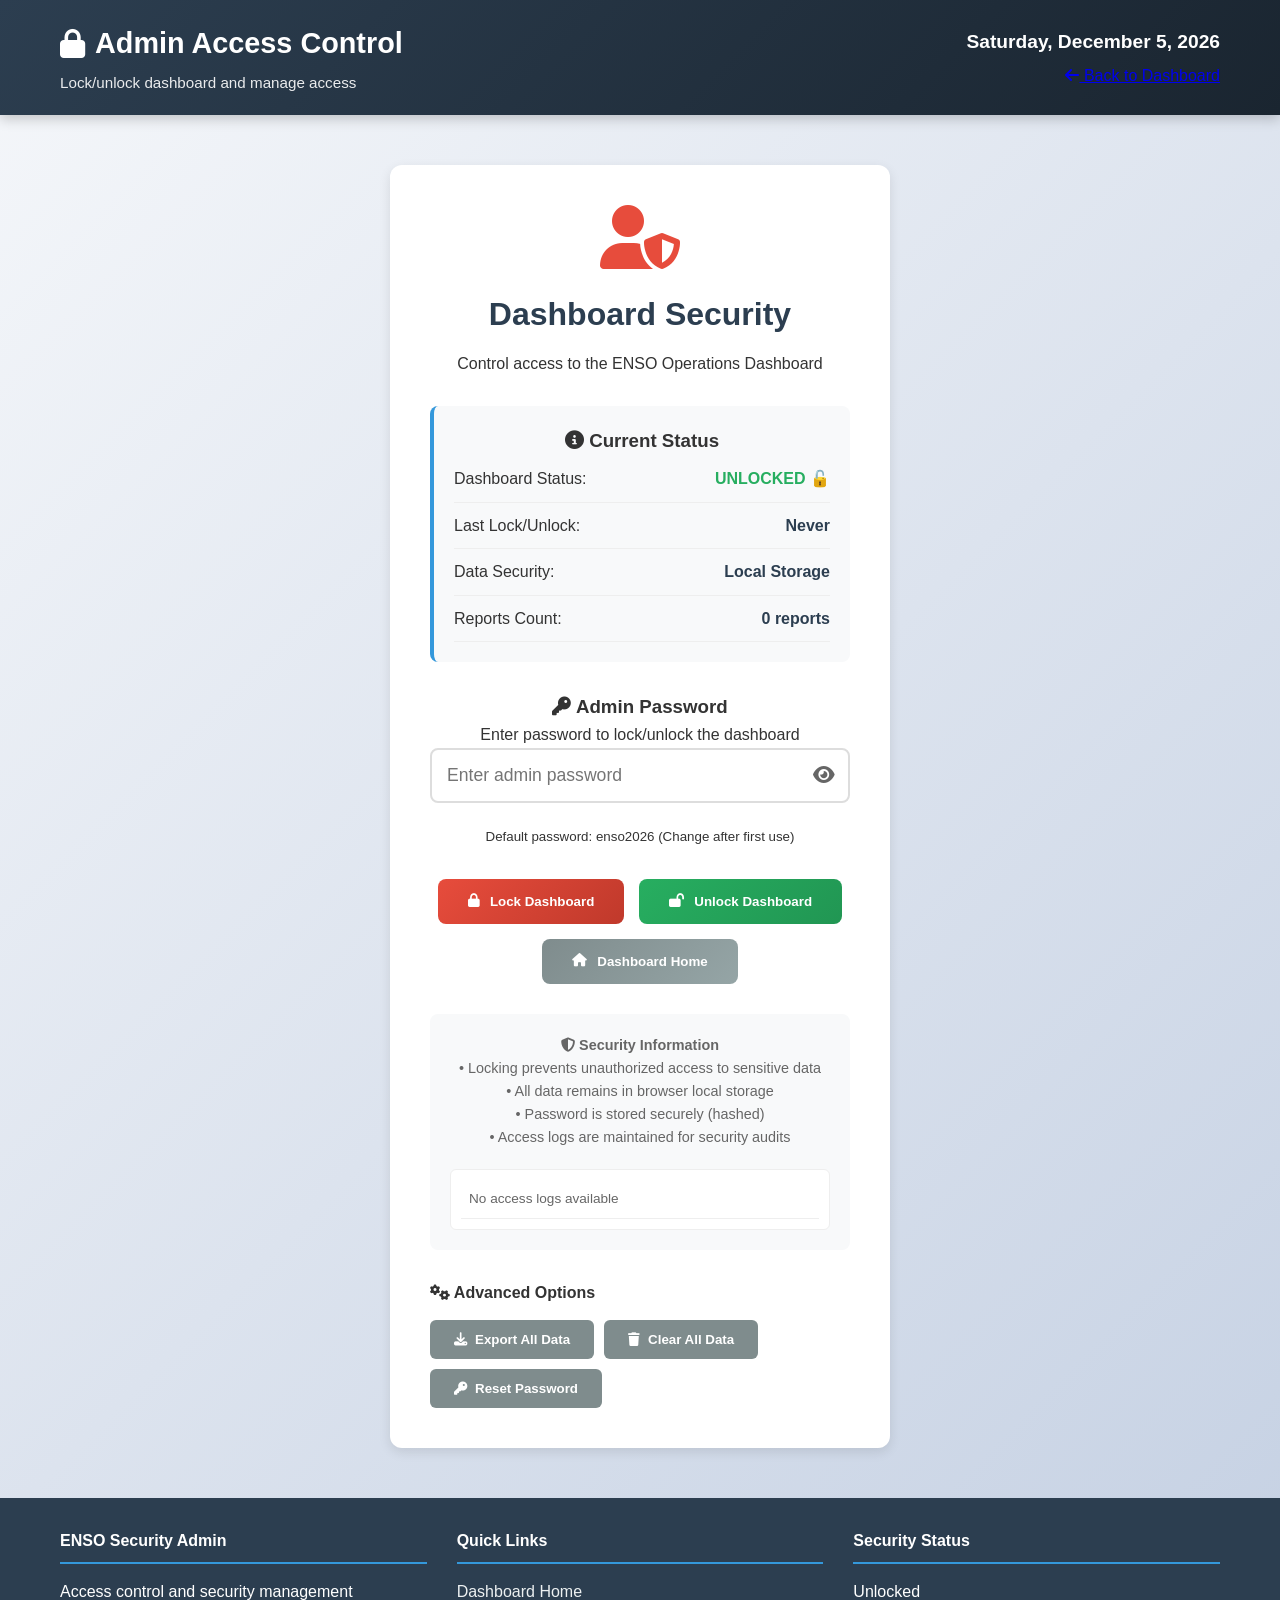
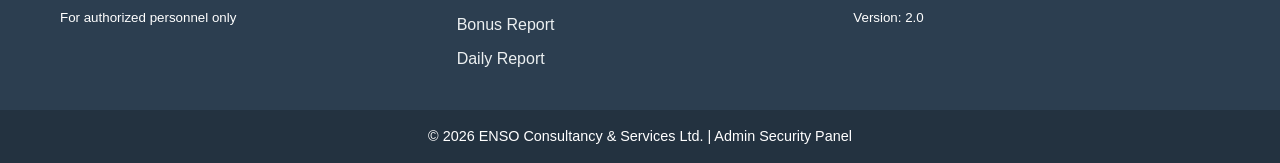
<file: admin-lock.html>
<!DOCTYPE html>
<html lang="en">
<head>
    <meta charset="UTF-8">
    <meta name="viewport" content="width=device-width, initial-scale=1.0">
    <title>Admin Lock - ENSO Dashboard</title>
    <link rel="stylesheet" href="styles.css">
    <link rel="stylesheet" href="https://cdnjs.cloudflare.com/ajax/libs/font-awesome/6.4.0/css/all.min.css">
    <link rel="manifest" href="manifest.json">
    <meta name="theme-color" content="#2c3e50">
    <style>
        .admin-container {
            max-width: 500px;
            margin: 50px auto;
            background: white;
            border-radius: var(--border-radius);
            padding: 40px;
            box-shadow: var(--shadow);
            text-align: center;
        }
        
        .admin-header {
            margin-bottom: 30px;
        }
        
        .admin-header i {
            font-size: 4rem;
            color: #e74c3c;
            margin-bottom: 20px;
        }
        
        .admin-header h1 {
            color: var(--primary-color);
            margin-bottom: 10px;
        }
        
        .admin-status {
            background: #f8f9fa;
            padding: 20px;
            border-radius: 8px;
            margin: 25px 0;
            border-left: 4px solid #3498db;
        }
        
        .status-item {
            display: flex;
            justify-content: space-between;
            padding: 10px 0;
            border-bottom: 1px solid #eee;
        }
        
        .status-value {
            font-weight: bold;
            color: var(--primary-color);
        }
        
        .password-section {
            margin: 30px 0;
        }
        
        .password-input-container {
            position: relative;
            margin-bottom: 20px;
        }
        
        .password-input {
            width: 100%;
            padding: 15px 45px 15px 15px;
            border: 2px solid #ddd;
            border-radius: 8px;
            font-size: 1.1rem;
            transition: var(--transition);
        }
        
        .password-input:focus {
            border-color: var(--secondary-color);
            outline: none;
        }
        
        .toggle-password {
            position: absolute;
            right: 15px;
            top: 50%;
            transform: translateY(-50%);
            background: none;
            border: none;
            color: #666;
            cursor: pointer;
            font-size: 1.2rem;
        }
        
        .admin-actions {
            display: flex;
            gap: 15px;
            justify-content: center;
            margin-top: 30px;
            flex-wrap: wrap;
        }
        
        .btn-admin {
            padding: 15px 30px;
            border: none;
            border-radius: 8px;
            cursor: pointer;
            font-weight: bold;
            display: flex;
            align-items: center;
            gap: 10px;
            transition: var(--transition);
            min-width: 150px;
            justify-content: center;
        }
        
        .btn-lock {
            background: linear-gradient(135deg, #e74c3c, #c0392b);
            color: white;
        }
        
        .btn-unlock {
            background: linear-gradient(135deg, #27ae60, #219653);
            color: white;
        }
        
        .btn-back {
            background: linear-gradient(135deg, #7f8c8d, #95a5a6);
            color: white;
        }
        
        .btn-admin:hover {
            transform: translateY(-2px);
            box-shadow: 0 4px 12px rgba(0,0,0,0.2);
        }
        
        .admin-info {
            margin-top: 30px;
            padding: 20px;
            background: #f8f9fa;
            border-radius: 8px;
            font-size: 0.9rem;
            color: #666;
        }
        
        .access-log {
            margin-top: 20px;
            text-align: left;
            max-height: 200px;
            overflow-y: auto;
            padding: 10px;
            background: white;
            border-radius: 6px;
            border: 1px solid #eee;
        }
        
        .log-entry {
            padding: 8px;
            border-bottom: 1px solid #eee;
            font-size: 0.85rem;
        }
        
        .log-time {
            color: #666;
            font-size: 0.8rem;
        }
    </style>
</head>
<body>
    <header>
        <div class="container header-container">
            <div class="logo-section">
                <h1><i class="fas fa-lock"></i> Admin Access Control</h1>
                <p>Lock/unlock dashboard and manage access</p>
            </div>
            <div class="date-indicator">
                <div class="current-date" id="currentDate">Loading...</div>
                <a href="index.html" class="back-link">
                    <i class="fas fa-arrow-left"></i> Back to Dashboard
                </a>
            </div>
        </div>
    </header>
    
    <main class="container">
        <div class="admin-container">
            <div class="admin-header">
                <i class="fas fa-user-shield"></i>
                <h1>Dashboard Security</h1>
                <p>Control access to the ENSO Operations Dashboard</p>
            </div>
            
            <div class="admin-status">
                <h3><i class="fas fa-info-circle"></i> Current Status</h3>
                <div class="status-item">
                    <span>Dashboard Status:</span>
                    <span class="status-value" id="dashboardStatus">Checking...</span>
                </div>
                <div class="status-item">
                    <span>Last Lock/Unlock:</span>
                    <span class="status-value" id="lastAccessTime">Never</span>
                </div>
                <div class="status-item">
                    <span>Data Security:</span>
                    <span class="status-value" id="dataSecurity">Local Storage</span>
                </div>
                <div class="status-item">
                    <span>Reports Count:</span>
                    <span class="status-value" id="reportsCount">0</span>
                </div>
            </div>
            
            <div class="password-section">
                <h3><i class="fas fa-key"></i> Admin Password</h3>
                <p>Enter password to lock/unlock the dashboard</p>
                
                <div class="password-input-container">
                    <input type="password" id="adminPassword" class="password-input" 
                           placeholder="Enter admin password" autocomplete="off">
                    <button type="button" class="toggle-password" onclick="togglePasswordVisibility()">
                        <i class="fas fa-eye"></i>
                    </button>
                </div>
                
                <p><small>Default password: <code>enso2026</code> (Change after first use)</small></p>
            </div>
            
            <div class="admin-actions">
                <button class="btn-admin btn-lock" onclick="lockDashboard()">
                    <i class="fas fa-lock"></i> Lock Dashboard
                </button>
                <button class="btn-admin btn-unlock" onclick="unlockDashboard()">
                    <i class="fas fa-lock-open"></i> Unlock Dashboard
                </button>
                <button class="btn-admin btn-back" onclick="location.href='index.html'">
                    <i class="fas fa-home"></i> Dashboard Home
                </button>
            </div>
            
            <div class="admin-info">
                <h4><i class="fas fa-shield-alt"></i> Security Information</h4>
                <p>• Locking prevents unauthorized access to sensitive data</p>
                <p>• All data remains in browser local storage</p>
                <p>• Password is stored securely (hashed)</p>
                <p>• Access logs are maintained for security audits</p>
                
                <div class="access-log" id="accessLog">
                    <div class="log-entry">No access logs available</div>
                </div>
            </div>
            
            <div style="margin-top: 30px; text-align: left;">
                <h4><i class="fas fa-cogs"></i> Advanced Options</h4>
                <div style="display: flex; gap: 10px; margin-top: 15px; flex-wrap: wrap;">
                    <button class="btn btn-secondary" onclick="exportAllData()">
                        <i class="fas fa-download"></i> Export All Data
                    </button>
                    <button class="btn btn-secondary" onclick="clearAllData()">
                        <i class="fas fa-trash"></i> Clear All Data
                    </button>
                    <button class="btn btn-secondary" onclick="resetPassword()">
                        <i class="fas fa-key"></i> Reset Password
                    </button>
                </div>
            </div>
        </div>
    </main>
    
    <footer>
        <div class="container footer-content">
            <div class="footer-section">
                <h4>ENSO Security Admin</h4>
                <p>Access control and security management</p>
                <p><small>For authorized personnel only</small></p>
            </div>
            <div class="footer-section">
                <h4>Quick Links</h4>
                <ul>
                    <li><a href="index.html">Dashboard Home</a></li>
                    <li><a href="bonus-report.html">Bonus Report</a></li>
                    <li><a href="report-form.html">Daily Report</a></li>
                </ul>
            </div>
            <div class="footer-section">
                <h4>Security Status</h4>
                <p><span class="status-indicator active" id="securityStatus"></span> <span id="securityText">Active</span></p>
                <p><small>Version: 2.0</small></p>
            </div>
        </div>
        <div class="footer-bottom">
            <p>&copy; 2026 ENSO Consultancy & Services Ltd. | Admin Security Panel</p>
        </div>
    </footer>
    
    <script>
        // Admin Lock JavaScript
        document.addEventListener('DOMContentLoaded', function() {
            // Set current date
            const now = new Date();
            const options = { weekday: 'long', year: 'numeric', month: 'long', day: 'numeric' };
            document.getElementById('currentDate').textContent = now.toLocaleDateString('en-US', options);
            
            // Initialize admin panel
            initializeAdminPanel();
            
            // Load access logs
            loadAccessLogs();
            
            // Set up password visibility toggle
            document.getElementById('adminPassword').addEventListener('keypress', function(e) {
                if (e.key === 'Enter') {
                    unlockDashboard();
                }
            });
        });
        
        function initializeAdminPanel() {
            // Check current lock status
            const isLocked = localStorage.getItem('ensoDashboardLocked') === 'true';
            
            // Update status display
            document.getElementById('dashboardStatus').textContent = 
                isLocked ? 'LOCKED 🔒' : 'UNLOCKED 🔓';
            document.getElementById('dashboardStatus').style.color = 
                isLocked ? '#e74c3c' : '#27ae60';
            
            // Update security status
            const securityElement = document.getElementById('securityStatus');
            const securityText = document.getElementById('securityText');
            
            if (isLocked) {
                securityElement.className = 'status-indicator inactive';
                securityText.textContent = 'Locked';
            } else {
                securityElement.className = 'status-indicator active';
                securityText.textContent = 'Unlocked';
            }
            
            // Update last access time
            const lastAccess = localStorage.getItem('ensoLastAccess');
            document.getElementById('lastAccessTime').textContent = 
                lastAccess ? new Date(lastAccess).toLocaleString() : 'Never';
            
            // Update reports count
            const reports = JSON.parse(localStorage.getItem('ensoReports') || '[]');
            const fullReports = JSON.parse(localStorage.getItem('ensoFullReports') || '[]');
            document.getElementById('reportsCount').textContent = 
                (reports.length + fullReports.length) + ' reports';
            
            // Initialize password if not set
            if (!localStorage.getItem('ensoAdminPassword')) {
                // Set default password (hashed)
                const defaultPassword = 'enso2026';
                const hashedPassword = hashPassword(defaultPassword);
                localStorage.setItem('ensoAdminPassword', hashedPassword);
            }
        }
        
        function togglePasswordVisibility() {
            const passwordInput = document.getElementById('adminPassword');
            const toggleIcon = document.querySelector('.toggle-password i');
            
            if (passwordInput.type === 'password') {
                passwordInput.type = 'text';
                toggleIcon.className = 'fas fa-eye-slash';
            } else {
                passwordInput.type = 'password';
                toggleIcon.className = 'fas fa-eye';
            }
        }
        
        function hashPassword(password) {
            // Simple hash function (in production, use a proper crypto library)
            let hash = 0;
            for (let i = 0; i < password.length; i++) {
                const char = password.charCodeAt(i);
                hash = ((hash << 5) - hash) + char;
                hash = hash & hash;
            }
            return hash.toString();
        }
        
        function verifyPassword() {
            const inputPassword = document.getElementById('adminPassword').value;
            const storedHash = localStorage.getItem('ensoAdminPassword');
            
            if (!inputPassword) {
                showToast('Please enter password', 'error');
                return false;
            }
            
            const inputHash = hashPassword(inputPassword);
            return inputHash === storedHash;
        }
        
        function lockDashboard() {
            if (!verifyPassword()) {
                showToast('Incorrect password', 'error');
                return;
            }
            
            // Lock the dashboard
            localStorage.setItem('ensoDashboardLocked', 'true');
            localStorage.setItem('ensoLastAccess', new Date().toISOString());
            
            // Add to access log
            addAccessLog('LOCKED', 'Dashboard locked by admin');
            
            // Update UI
            initializeAdminPanel();
            
            // Clear password field
            document.getElementById('adminPassword').value = '';
            
            showToast('Dashboard locked successfully', 'success');
            
            // Redirect to lock page after 2 seconds
            setTimeout(() => {
                window.location.href = 'index.html';
            }, 2000);
        }
        
        function unlockDashboard() {
            if (!verifyPassword()) {
                showToast('Incorrect password', 'error');
                return;
            }
            
            // Unlock the dashboard
            localStorage.setItem('ensoDashboardLocked', 'false');
            localStorage.setItem('ensoLastAccess', new Date().toISOString());
            
            // Add to access log
            addAccessLog('UNLOCKED', 'Dashboard unlocked by admin');
            
            // Update UI
            initializeAdminPanel();
            
            // Clear password field
            document.getElementById('adminPassword').value = '';
            
            showToast('Dashboard unlocked successfully', 'success');
            
            // Redirect to dashboard after 2 seconds
            setTimeout(() => {
                window.location.href = 'index.html';
            }, 2000);
        }
        
        function addAccessLog(action, description) {
            const logs = JSON.parse(localStorage.getItem('ensoAccessLogs') || '[]');
            
            logs.unshift({
                timestamp: new Date().toISOString(),
                action: action,
                description: description,
                ip: 'local' // In production, get real IP
            });
            
            // Keep only last 50 logs
            if (logs.length > 50) {
                logs.pop();
            }
            
            localStorage.setItem('ensoAccessLogs', JSON.stringify(logs));
            loadAccessLogs();
        }
        
        function loadAccessLogs() {
            const logs = JSON.parse(localStorage.getItem('ensoAccessLogs') || '[]');
            const logContainer = document.getElementById('accessLog');
            
            if (logs.length === 0) {
                logContainer.innerHTML = '<div class="log-entry">No access logs available</div>';
                return;
            }
            
            let logHTML = '';
            logs.forEach(log => {
                const time = new Date(log.timestamp).toLocaleString();
                logHTML += `
                    <div class="log-entry">
                        <strong>${log.action}</strong> - ${log.description}
                        <div class="log-time">${time}</div>
                    </div>
                `;
            });
            
            logContainer.innerHTML = logHTML;
        }
        
        function exportAllData() {
            if (!verifyPassword()) {
                showToast('Password required for export', 'error');
                return;
            }
            
            const allData = {
                reports: JSON.parse(localStorage.getItem('ensoReports') || '[]'),
                fullReports: JSON.parse(localStorage.getItem('ensoFullReports') || '[]'),
                accessLogs: JSON.parse(localStorage.getItem('ensoAccessLogs') || '[]'),
                exportedAt: new Date().toISOString()
            };
            
            const dataStr = JSON.stringify(allData, null, 2);
            const dataUri = 'data:application/json;charset=utf-8,'+ encodeURIComponent(dataStr);
            
            const exportFileDefaultName = `enso-complete-backup-${new Date().toISOString().split('T')[0]}.json`;
            
            const linkElement = document.createElement('a');
            linkElement.setAttribute('href', dataUri);
            linkElement.setAttribute('download', exportFileDefaultName);
            linkElement.click();
            
            addAccessLog('EXPORT', 'All data exported');
            showToast('All data exported successfully', 'success');
        }
        
        function clearAllData() {
            if (!verifyPassword()) {
                showToast('Password required for this action', 'error');
                return;
            }
            
            if (confirm('WARNING: This will delete ALL data including reports, logs, and settings. This cannot be undone. Continue?')) {
                // Clear all data
                localStorage.removeItem('ensoReports');
                localStorage.removeItem('ensoFullReports');
                localStorage.removeItem('ensoReportDraft');
                localStorage.removeItem('ensoAccessLogs');
                localStorage.removeItem('ensoLastAccess');
                
                // Keep lock status and password
                // localStorage.removeItem('ensoDashboardLocked');
                // localStorage.removeItem('ensoAdminPassword');
                
                addAccessLog('CLEAR', 'All data cleared by admin');
                initializeAdminPanel();
                showToast('All data cleared', 'success');
            }
        }
        
        function resetPassword() {
            if (!verifyPassword()) {
                showToast('Current password required', 'error');
                return;
            }
            
            const newPassword = prompt('Enter new admin password:');
            if (!newPassword) return;
            
            const confirmPassword = prompt('Confirm new password:');
            if (newPassword !== confirmPassword) {
                showToast('Passwords do not match', 'error');
                return;
            }
            
            if (newPassword.length < 6) {
                showToast('Password must be at least 6 characters', 'error');
                return;
            }
            
            const hashedPassword = hashPassword(newPassword);
            localStorage.setItem('ensoAdminPassword', hashedPassword);
            
            addAccessLog('PASSWORD_RESET', 'Admin password changed');
            showToast('Password changed successfully', 'success');
            
            // Clear password field
            document.getElementById('adminPassword').value = '';
        }
        
        function showToast(message, type = 'info') {
            const toast = document.createElement('div');
            toast.className = `toast ${type}`;
            toast.innerHTML = `
                <i class="fas fa-${type === 'success' ? 'check-circle' : type === 'error' ? 'exclamation-circle' : 'info-circle'}"></i>
                <span>${message}</span>
            `;
            
            document.body.appendChild(toast);
            
            setTimeout(() => {
                if (toast.parentElement) toast.remove();
            }, 3000);
        }
    </script>
</body>
</html>
</file>
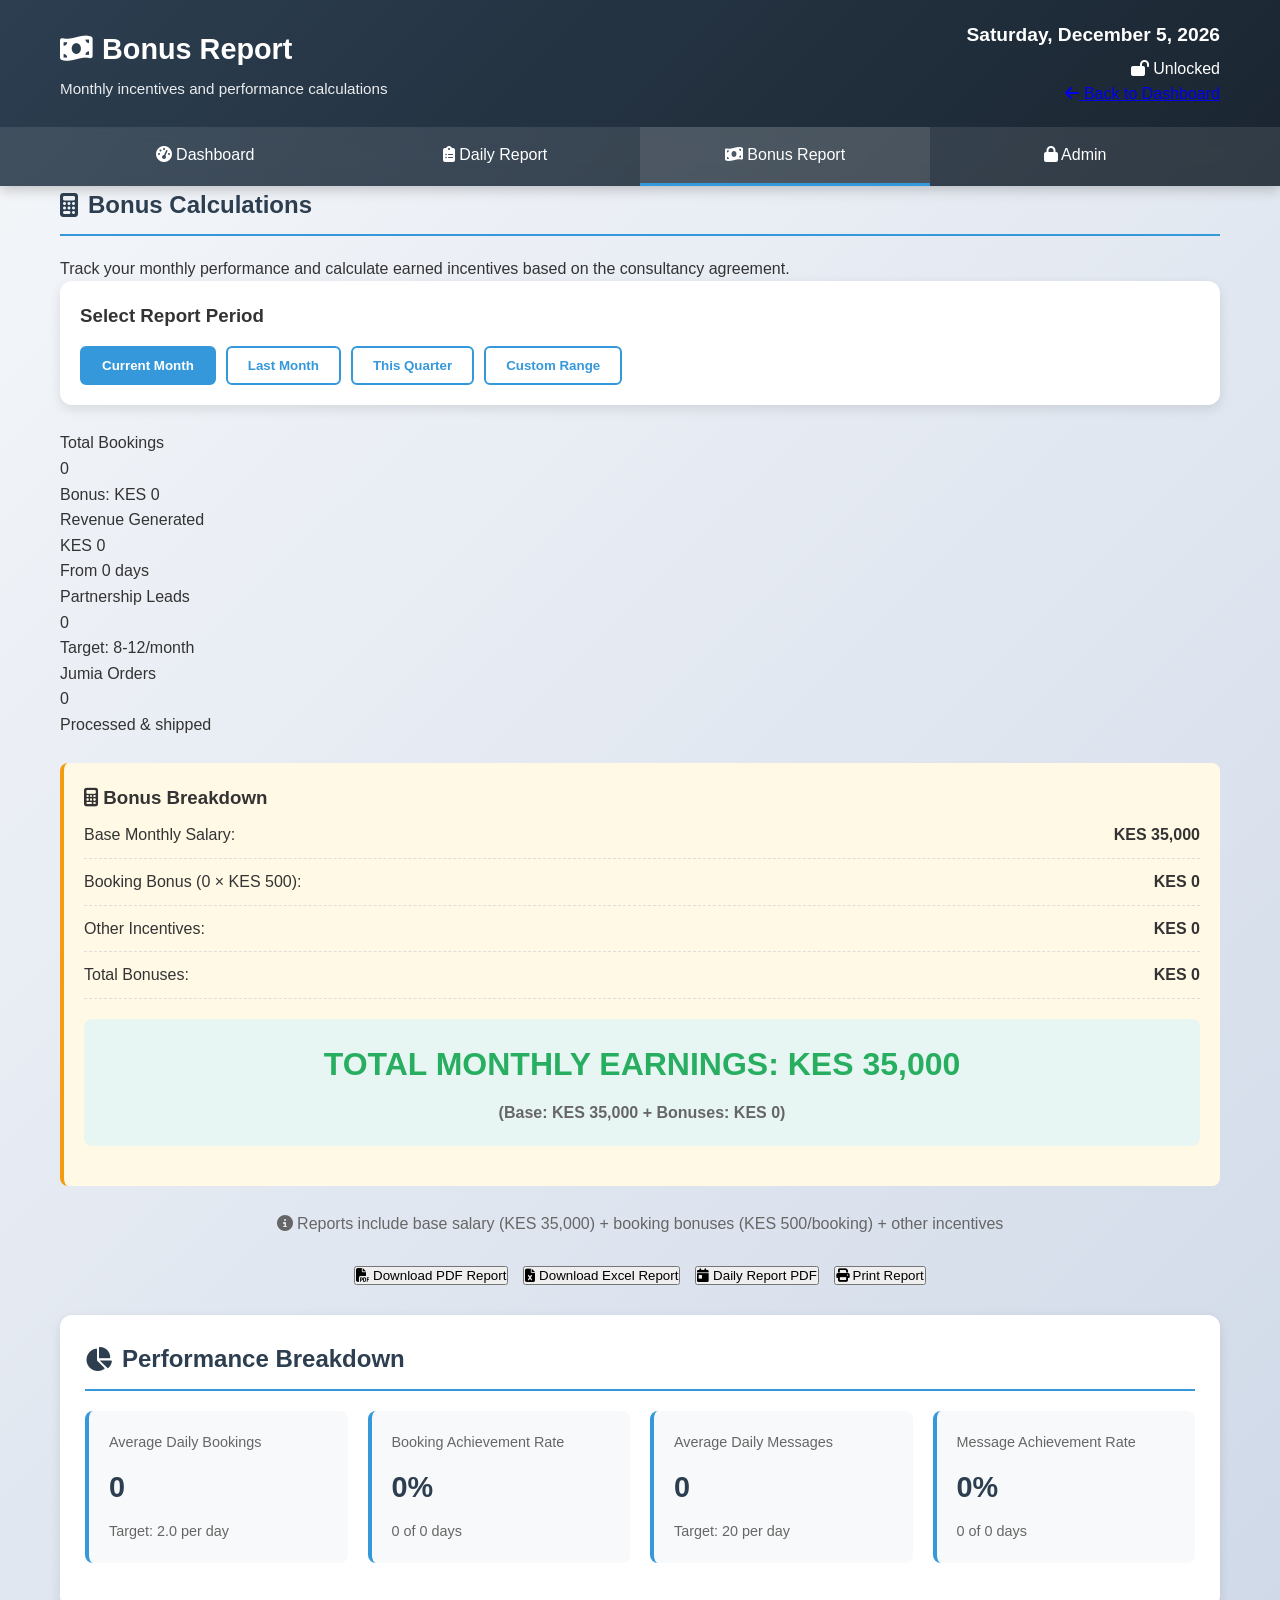
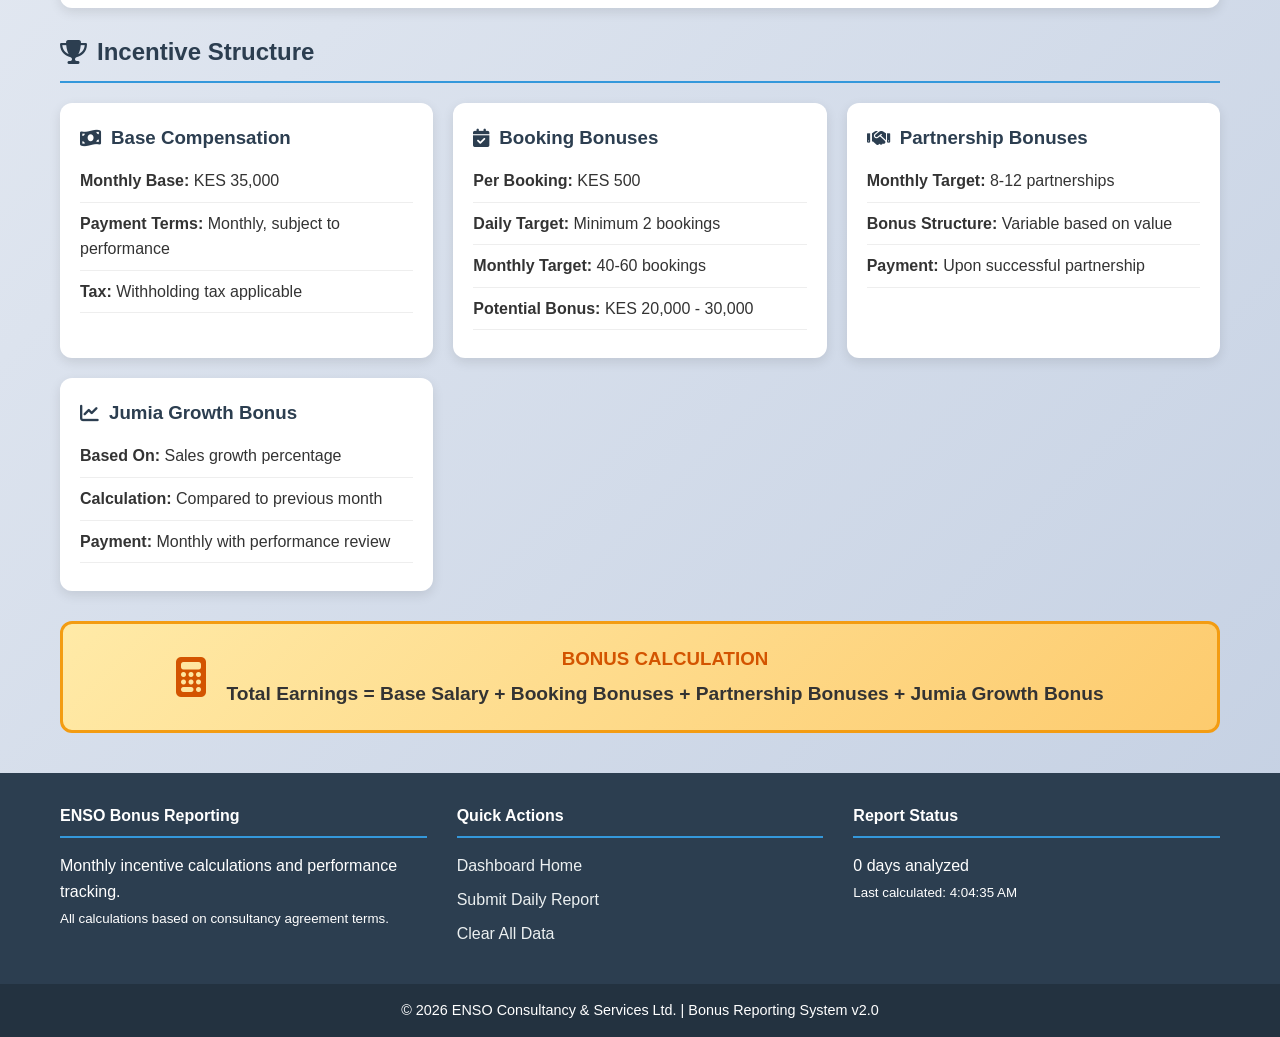
<file: bonus-report.html>
<!DOCTYPE html>
<html lang="en">
<head>
    <meta charset="UTF-8">
    <meta name="viewport" content="width=device-width, initial-scale=1.0">
    <title>Bonus Report - ENSO Dashboard</title>
    <link rel="stylesheet" href="styles.css">
    <link rel="stylesheet" href="https://cdnjs.cloudflare.com/ajax/libs/font-awesome/6.4.0/css/all.min.css">
    <link rel="manifest" href="manifest.json">
    <meta name="theme-color" content="#2c3e50">
    <style>
        .report-period-selector {
            background: white;
            border-radius: var(--border-radius);
            padding: 20px;
            margin-bottom: 25px;
            box-shadow: var(--shadow);
        }
        
        .period-buttons {
            display: flex;
            gap: 10px;
            margin-top: 15px;
            flex-wrap: wrap;
        }
        
        .period-btn {
            padding: 10px 20px;
            border: 2px solid #3498db;
            background: white;
            color: #3498db;
            border-radius: 6px;
            cursor: pointer;
            font-weight: 600;
            transition: var(--transition);
        }
        
        .period-btn.active {
            background: #3498db;
            color: white;
        }
        
        .period-btn:hover {
            transform: translateY(-2px);
            box-shadow: 0 4px 8px rgba(0,0,0,0.1);
        }
        
        .bonus-breakdown {
            background: white;
            border-radius: var(--border-radius);
            padding: 25px;
            margin-bottom: 25px;
            box-shadow: var(--shadow);
        }
        
        .breakdown-grid {
            display: grid;
            grid-template-columns: repeat(auto-fit, minmax(250px, 1fr));
            gap: 20px;
            margin: 20px 0;
        }
        
        .breakdown-item {
            padding: 20px;
            background: #f8f9fa;
            border-radius: 8px;
            border-left: 4px solid #3498db;
        }
        
        .breakdown-value {
            font-size: 1.8rem;
            font-weight: bold;
            color: #2c3e50;
            margin: 10px 0;
        }
        
        .breakdown-label {
            color: #666;
            font-size: 0.9rem;
        }
        
        .bonus-calculations {
            background: #fff9e6;
            border-radius: 8px;
            padding: 20px;
            margin: 25px 0;
            border-left: 4px solid #f39c12;
        }
        
        .calculation-item {
            display: flex;
            justify-content: space-between;
            padding: 10px 0;
            border-bottom: 1px dashed #ddd;
        }
        
        .total-bonus {
            font-size: 2rem;
            font-weight: bold;
            color: #27ae60;
            text-align: center;
            margin: 20px 0;
            padding: 20px;
            background: #e8f6f3;
            border-radius: 8px;
        }
        
        .download-options {
            display: flex;
            gap: 15px;
            justify-content: center;
            margin: 30px 0;
            flex-wrap: wrap;
        }
        
        .export-format {
            text-align: center;
            margin: 20px 0;
            color: #666;
        }
    </style>
</head>
<body>
    <header>
        <div class="container header-container">
            <div class="logo-section">
                <h1><i class="fas fa-money-bill-wave"></i> Bonus Report</h1>
                <p>Monthly incentives and performance calculations</p>
            </div>
            <div class="date-indicator">
                <div class="current-date" id="currentDate">Loading...</div>
                <div class="lock-status" id="lockStatus">
                    <i class="fas fa-lock-open"></i> <span>Unlocked</span>
                </div>
                <a href="index.html" class="back-link">
                    <i class="fas fa-arrow-left"></i> Back to Dashboard
                </a>
            </div>
        </div>
        
        <nav class="main-nav">
            <div class="container">
                <ul>
                    <li><a href="index.html"><i class="fas fa-tachometer-alt"></i> Dashboard</a></li>
                    <li><a href="report-form.html"><i class="fas fa-clipboard-list"></i> Daily Report</a></li>
                    <li><a href="#bonus" class="active"><i class="fas fa-money-bill-wave"></i> Bonus Report</a></li>
                    <li><a href="admin-lock.html" class="nav-lock"><i class="fas fa-lock"></i> Admin</a></li>
                </ul>
            </div>
        </nav>
    </header>
    
    <main class="container">
        <section class="bonus-card">
            <h2 class="section-title"><i class="fas fa-calculator"></i> Bonus Calculations</h2>
            <p>Track your monthly performance and calculate earned incentives based on the consultancy agreement.</p>
            
            <div class="report-period-selector">
                <h3>Select Report Period</h3>
                <div class="period-buttons">
                    <button class="period-btn active" onclick="showPeriod('current')">Current Month</button>
                    <button class="period-btn" onclick="showPeriod('last')">Last Month</button>
                    <button class="period-btn" onclick="showPeriod('quarter')">This Quarter</button>
                    <button class="period-btn" onclick="showPeriod('custom')">Custom Range</button>
                </div>
                
                <div id="customRange" style="display: none; margin-top: 20px;">
                    <div style="display: flex; gap: 15px; align-items: center; flex-wrap: wrap;">
                        <div>
                            <label>Start Date:</label>
                            <input type="date" id="startDate" class="form-input" style="width: 200px;">
                        </div>
                        <div>
                            <label>End Date:</label>
                            <input type="date" id="endDate" class="form-input" style="width: 200px;">
                        </div>
                        <button class="btn btn-primary" onclick="applyCustomRange()">Apply</button>
                    </div>
                </div>
            </div>
            
            <div class="bonus-summary" id="bonusSummary">
                <!-- Will be populated by JavaScript -->
            </div>
            
            <div class="bonus-calculations">
                <h3><i class="fas fa-calculator"></i> Bonus Breakdown</h3>
                <div id="bonusBreakdown">
                    <!-- Will be populated by JavaScript -->
                </div>
                
                <div class="total-bonus" id="totalBonus">
                    <!-- Will be populated by JavaScript -->
                </div>
            </div>
            
            <div class="export-format">
                <p><i class="fas fa-info-circle"></i> Reports include base salary (KES 35,000) + booking bonuses (KES 500/booking) + other incentives</p>
            </div>
            
            <div class="download-options">
                <button class="download-btn pdf" onclick="downloadPDFReport('monthly')">
                    <i class="fas fa-file-pdf"></i> Download PDF Report
                </button>
                <button class="download-btn excel" onclick="downloadExcelReport('monthly')">
                    <i class="fas fa-file-excel"></i> Download Excel Report
                </button>
                <button class="download-btn" onclick="downloadPDFReport('daily')">
                    <i class="fas fa-calendar-day"></i> Daily Report PDF
                </button>
                <button class="download-btn" onclick="printBonusReport()">
                    <i class="fas fa-print"></i> Print Report
                </button>
            </div>
        </section>
        
        <section class="bonus-breakdown">
            <h2 class="section-title"><i class="fas fa-chart-pie"></i> Performance Breakdown</h2>
            <div class="breakdown-grid" id="performanceBreakdown">
                <!-- Will be populated by JavaScript -->
            </div>
        </section>
        
        <section class="bonus-card">
            <h2 class="section-title"><i class="fas fa-trophy"></i> Incentive Structure</h2>
            <div class="agreement-grid">
                <div class="agreement-card">
                    <h3><i class="fas fa-money-bill-wave"></i> Base Compensation</h3>
                    <p><strong>Monthly Base:</strong> KES 35,000</p>
                    <p><strong>Payment Terms:</strong> Monthly, subject to performance</p>
                    <p><strong>Tax:</strong> Withholding tax applicable</p>
                </div>
                <div class="agreement-card">
                    <h3><i class="fas fa-calendar-check"></i> Booking Bonuses</h3>
                    <p><strong>Per Booking:</strong> KES 500</p>
                    <p><strong>Daily Target:</strong> Minimum 2 bookings</p>
                    <p><strong>Monthly Target:</strong> 40-60 bookings</p>
                    <p><strong>Potential Bonus:</strong> KES 20,000 - 30,000</p>
                </div>
                <div class="agreement-card">
                    <h3><i class="fas fa-handshake"></i> Partnership Bonuses</h3>
                    <p><strong>Monthly Target:</strong> 8-12 partnerships</p>
                    <p><strong>Bonus Structure:</strong> Variable based on value</p>
                    <p><strong>Payment:</strong> Upon successful partnership</p>
                </div>
                <div class="agreement-card">
                    <h3><i class="fas fa-chart-line"></i> Jumia Growth Bonus</h3>
                    <p><strong>Based On:</strong> Sales growth percentage</p>
                    <p><strong>Calculation:</strong> Compared to previous month</p>
                    <p><strong>Payment:</strong> Monthly with performance review</p>
                </div>
            </div>
        </section>
        
        <div class="key-rule-banner">
            <div class="key-rule-content">
                <i class="fas fa-calculator"></i>
                <div>
                    <h3>BONUS CALCULATION</h3>
                    <p>Total Earnings = Base Salary + Booking Bonuses + Partnership Bonuses + Jumia Growth Bonus</p>
                </div>
            </div>
        </div>
    </main>
    
    <footer>
        <div class="container footer-content">
            <div class="footer-section">
                <h4>ENSO Bonus Reporting</h4>
                <p>Monthly incentive calculations and performance tracking.</p>
                <p><small>All calculations based on consultancy agreement terms.</small></p>
            </div>
            <div class="footer-section">
                <h4>Quick Actions</h4>
                <ul>
                    <li><a href="index.html">Dashboard Home</a></li>
                    <li><a href="report-form.html">Submit Daily Report</a></li>
                    <li><a href="#" onclick="clearAllData()">Clear All Data</a></li>
                </ul>
            </div>
            <div class="footer-section">
                <h4>Report Status</h4>
                <p><span class="status-indicator active"></span> <span id="reportStatus">Ready</span></p>
                <p><small>Last calculated: <span id="lastCalculated">Never</span></small></p>
            </div>
        </div>
        <div class="footer-bottom">
            <p>&copy; 2026 ENSO Consultancy & Services Ltd. | Bonus Reporting System v2.0</p>
        </div>
    </footer>
    
    <script>
        // Bonus Report JavaScript
        document.addEventListener('DOMContentLoaded', function() {
            // Set current date
            const now = new Date();
            const options = { weekday: 'long', year: 'numeric', month: 'long', day: 'numeric' };
            document.getElementById('currentDate').textContent = now.toLocaleDateString('en-US', options);
            
            // Check lock status
            checkLockStatus();
            
            // Load and display bonus data
            loadBonusData();
            
            // Initialize period buttons
            initializePeriodButtons();
            
            // Update last calculated time
            document.getElementById('lastCalculated').textContent = new Date().toLocaleTimeString();
        });
        
        function initializePeriodButtons() {
            const buttons = document.querySelectorAll('.period-btn');
            buttons.forEach(button => {
                button.addEventListener('click', function() {
                    // Remove active class from all buttons
                    buttons.forEach(btn => btn.classList.remove('active'));
                    
                    // Add active class to clicked button
                    this.classList.add('active');
                    
                    // Show/hide custom range
                    if (this.textContent.includes('Custom')) {
                        document.getElementById('customRange').style.display = 'block';
                    } else {
                        document.getElementById('customRange').style.display = 'none';
                    }
                    
                    // Reload data for selected period
                    loadBonusData(this.textContent.toLowerCase());
                });
            });
        }
        
        function showPeriod(period) {
            const buttons = document.querySelectorAll('.period-btn');
            buttons.forEach(btn => btn.classList.remove('active'));
            
            // Find and activate the correct button
            buttons.forEach(btn => {
                if (btn.textContent.toLowerCase().includes(period)) {
                    btn.classList.add('active');
                }
            });
            
            // Show/hide custom range
            if (period === 'custom') {
                document.getElementById('customRange').style.display = 'block';
            } else {
                document.getElementById('customRange').style.display = 'none';
            }
            
            loadBonusData(period);
        }
        
        function applyCustomRange() {
            const startDate = document.getElementById('startDate').value;
            const endDate = document.getElementById('endDate').value;
            
            if (!startDate || !endDate) {
                showToast('Please select both start and end dates.', 'error');
                return;
            }
            
            if (new Date(startDate) > new Date(endDate)) {
                showToast('Start date must be before end date.', 'error');
                return;
            }
            
            loadBonusData('custom', startDate, endDate);
        }
        
        function loadBonusData(period = 'current', startDate = null, endDate = null) {
            const reports = JSON.parse(localStorage.getItem('ensoFullReports') || '[]');
            const quickReports = JSON.parse(localStorage.getItem('ensoReports') || '[]');
            
            // Filter reports based on period
            let filteredReports = filterReportsByPeriod(reports, quickReports, period, startDate, endDate);
            
            // Calculate totals
            const totals = calculateBonusTotals(filteredReports);
            
            // Update UI
            updateBonusSummary(totals);
            updateBonusBreakdown(totals);
            updatePerformanceBreakdown(filteredReports);
            
            // Update report status
            document.getElementById('reportStatus').textContent = 
                `${filteredReports.length} days analyzed`;
        }
        
        function filterReportsByPeriod(fullReports, quickReports, period, startDate, endDate) {
            const now = new Date();
            let filtered = [];
            
            // Combine reports (prioritize full reports)
            const allReports = [...fullReports];
            
            // Add quick reports for dates not in full reports
            quickReports.forEach(qReport => {
                if (!allReports.some(r => r.date === qReport.date)) {
                    allReports.push(qReport);
                }
            });
            
            switch(period) {
                case 'current':
                    // Current month
                    const currentMonth = now.toISOString().substring(0, 7);
                    filtered = allReports.filter(r => r.date.startsWith(currentMonth));
                    break;
                    
                case 'last':
                    // Last month
                    const lastMonth = new Date(now.getFullYear(), now.getMonth() - 1, 1);
                    const lastMonthStr = lastMonth.toISOString().substring(0, 7);
                    filtered = allReports.filter(r => r.date.startsWith(lastMonthStr));
                    break;
                    
                case 'quarter':
                    // This quarter
                    const quarterStartMonth = Math.floor(now.getMonth() / 3) * 3;
                    const quarterStart = new Date(now.getFullYear(), quarterStartMonth, 1);
                    const quarterEnd = new Date(now.getFullYear(), quarterStartMonth + 3, 0);
                    
                    filtered = allReports.filter(r => {
                        const reportDate = new Date(r.date);
                        return reportDate >= quarterStart && reportDate <= quarterEnd;
                    });
                    break;
                    
                case 'custom':
                    // Custom range
                    if (startDate && endDate) {
                        filtered = allReports.filter(r => {
                            const reportDate = new Date(r.date);
                            return reportDate >= new Date(startDate) && reportDate <= new Date(endDate);
                        });
                    }
                    break;
                    
                default:
                    filtered = allReports;
            }
            
            return filtered;
        }
        
        function calculateBonusTotals(reports) {
            let totals = {
                bookings: 0,
                revenue: 0,
                incentives: 0,
                messages: 0,
                followups: 0,
                jumiaOrders: 0,
                partnershipLeads: 0,
                days: reports.length,
                bookingBonus: 0,
                totalBonus: 0
            };
            
            reports.forEach(report => {
                totals.bookings += report.bookings || 0;
                totals.revenue += report.revenue || 0;
                totals.incentives += report.incentives || 0;
                totals.messages += report.messages || 0;
                totals.followups += report.followups || 0;
                totals.jumiaOrders += report.jumiaOrders || 0;
                totals.partnershipLeads += report.partnershipLeads || 0;
            });
            
            // Calculate booking bonus (KES 500 per booking)
            totals.bookingBonus = totals.bookings * 500;
            
            // Calculate total bonus (booking bonus + other incentives)
            totals.totalBonus = totals.bookingBonus + totals.incentives;
            
            return totals;
        }
        
        function updateBonusSummary(totals) {
            const summaryElement = document.getElementById('bonusSummary');
            
            summaryElement.innerHTML = `
                <div class="bonus-item">
                    <div class="bonus-label">Total Bookings</div>
                    <div class="bonus-value">${totals.bookings}</div>
                    <div class="bonus-label">Bonus: KES ${(totals.bookings * 500).toLocaleString()}</div>
                </div>
                <div class="bonus-item">
                    <div class="bonus-label">Revenue Generated</div>
                    <div class="bonus-value">KES ${totals.revenue.toLocaleString()}</div>
                    <div class="bonus-label">From ${totals.days} days</div>
                </div>
                <div class="bonus-item">
                    <div class="bonus-label">Partnership Leads</div>
                    <div class="bonus-value">${totals.partnershipLeads}</div>
                    <div class="bonus-label">Target: 8-12/month</div>
                </div>
                <div class="bonus-item">
                    <div class="bonus-label">Jumia Orders</div>
                    <div class="bonus-value">${totals.jumiaOrders}</div>
                    <div class="bonus-label">Processed & shipped</div>
                </div>
            `;
        }
        
        function updateBonusBreakdown(totals) {
            const breakdownElement = document.getElementById('bonusBreakdown');
            const totalElement = document.getElementById('totalBonus');
            
            const baseSalary = 35000;
            const totalEarnings = baseSalary + totals.totalBonus;
            
            breakdownElement.innerHTML = `
                <div class="calculation-item">
                    <span>Base Monthly Salary:</span>
                    <span><strong>KES ${baseSalary.toLocaleString()}</strong></span>
                </div>
                <div class="calculation-item">
                    <span>Booking Bonus (${totals.bookings} × KES 500):</span>
                    <span><strong>KES ${totals.bookingBonus.toLocaleString()}</strong></span>
                </div>
                <div class="calculation-item">
                    <span>Other Incentives:</span>
                    <span><strong>KES ${totals.incentives.toLocaleString()}</strong></span>
                </div>
                <div class="calculation-item">
                    <span>Total Bonuses:</span>
                    <span><strong>KES ${totals.totalBonus.toLocaleString()}</strong></span>
                </div>
            `;
            
            totalElement.innerHTML = `
                TOTAL MONTHLY EARNINGS: KES ${totalEarnings.toLocaleString()}
                <div style="font-size: 1rem; margin-top: 10px; color: #666;">
                    (Base: KES ${baseSalary.toLocaleString()} + Bonuses: KES ${totals.totalBonus.toLocaleString()})
                </div>
            `;
        }
        
        function updatePerformanceBreakdown(reports) {
            const breakdownElement = document.getElementById('performanceBreakdown');
            
            // Calculate averages
            const avgBookings = reports.length > 0 ? (reports.reduce((sum, r) => sum + (r.bookings || 0), 0) / reports.length).toFixed(1) : 0;
            const avgMessages = reports.length > 0 ? (reports.reduce((sum, r) => sum + (r.messages || 0), 0) / reports.length).toFixed(0) : 0;
            const avgFollowups = reports.length > 0 ? (reports.reduce((sum, r) => sum + (r.followups || 0), 0) / reports.length).toFixed(0) : 0;
            
            // Calculate achievement rates
            const bookingDays = reports.filter(r => (r.bookings || 0) >= 2).length;
            const bookingRate = reports.length > 0 ? Math.round((bookingDays / reports.length) * 100) : 0;
            
            const messageDays = reports.filter(r => (r.messages || 0) >= 20).length;
            const messageRate = reports.length > 0 ? Math.round((messageDays / reports.length) * 100) : 0;
            
            breakdownElement.innerHTML = `
                <div class="breakdown-item">
                    <div class="breakdown-label">Average Daily Bookings</div>
                    <div class="breakdown-value">${avgBookings}</div>
                    <div class="breakdown-label">Target: 2.0 per day</div>
                </div>
                <div class="breakdown-item">
                    <div class="breakdown-label">Booking Achievement Rate</div>
                    <div class="breakdown-value">${bookingRate}%</div>
                    <div class="breakdown-label">${bookingDays} of ${reports.length} days</div>
                </div>
                <div class="breakdown-item">
                    <div class="breakdown-label">Average Daily Messages</div>
                    <div class="breakdown-value">${avgMessages}</div>
                    <div class="breakdown-label">Target: 20 per day</div>
                </div>
                <div class="breakdown-item">
                    <div class="breakdown-label">Message Achievement Rate</div>
                    <div class="breakdown-value">${messageRate}%</div>
                    <div class="breakdown-label">${messageDays} of ${reports.length} days</div>
                </div>
            `;
        }
        
        function printBonusReport() {
            window.print();
        }
        
        // Import functions from main script
        function showToast(message, type = 'info') {
            // Same as in main script
            const toast = document.createElement('div');
            toast.className = `toast ${type}`;
            toast.innerHTML = `
                <i class="fas fa-${type === 'success' ? 'check-circle' : type === 'error' ? 'exclamation-circle' : 'info-circle'}"></i>
                <span>${message}</span>
            `;
            
            document.body.appendChild(toast);
            
            setTimeout(() => {
                if (toast.parentElement) toast.remove();
            }, 3000);
        }
        
        function checkLockStatus() {
            // Same as in main script
            const isLocked = localStorage.getItem('ensoDashboardLocked') === 'true';
            const lockStatus = document.getElementById('lockStatus');
            
            if (lockStatus) {
                if (isLocked) {
                    lockStatus.className = 'lock-status locked';
                    lockStatus.innerHTML = '<i class="fas fa-lock"></i> <span>Locked</span>';
                } else {
                    lockStatus.className = 'lock-status';
                    lockStatus.innerHTML = '<i class="fas fa-lock-open"></i> <span>Unlocked</span>';
                }
            }
        }
        
        function clearAllData() {
            if (confirm('Are you sure you want to clear ALL data? This cannot be undone.')) {
                localStorage.removeItem('ensoReports');
                localStorage.removeItem('ensoFullReports');
                localStorage.removeItem('ensoReportDraft');
                loadBonusData();
                showToast('All data cleared.', 'success');
            }
        }
    </script>
</body>
</html>
</file>
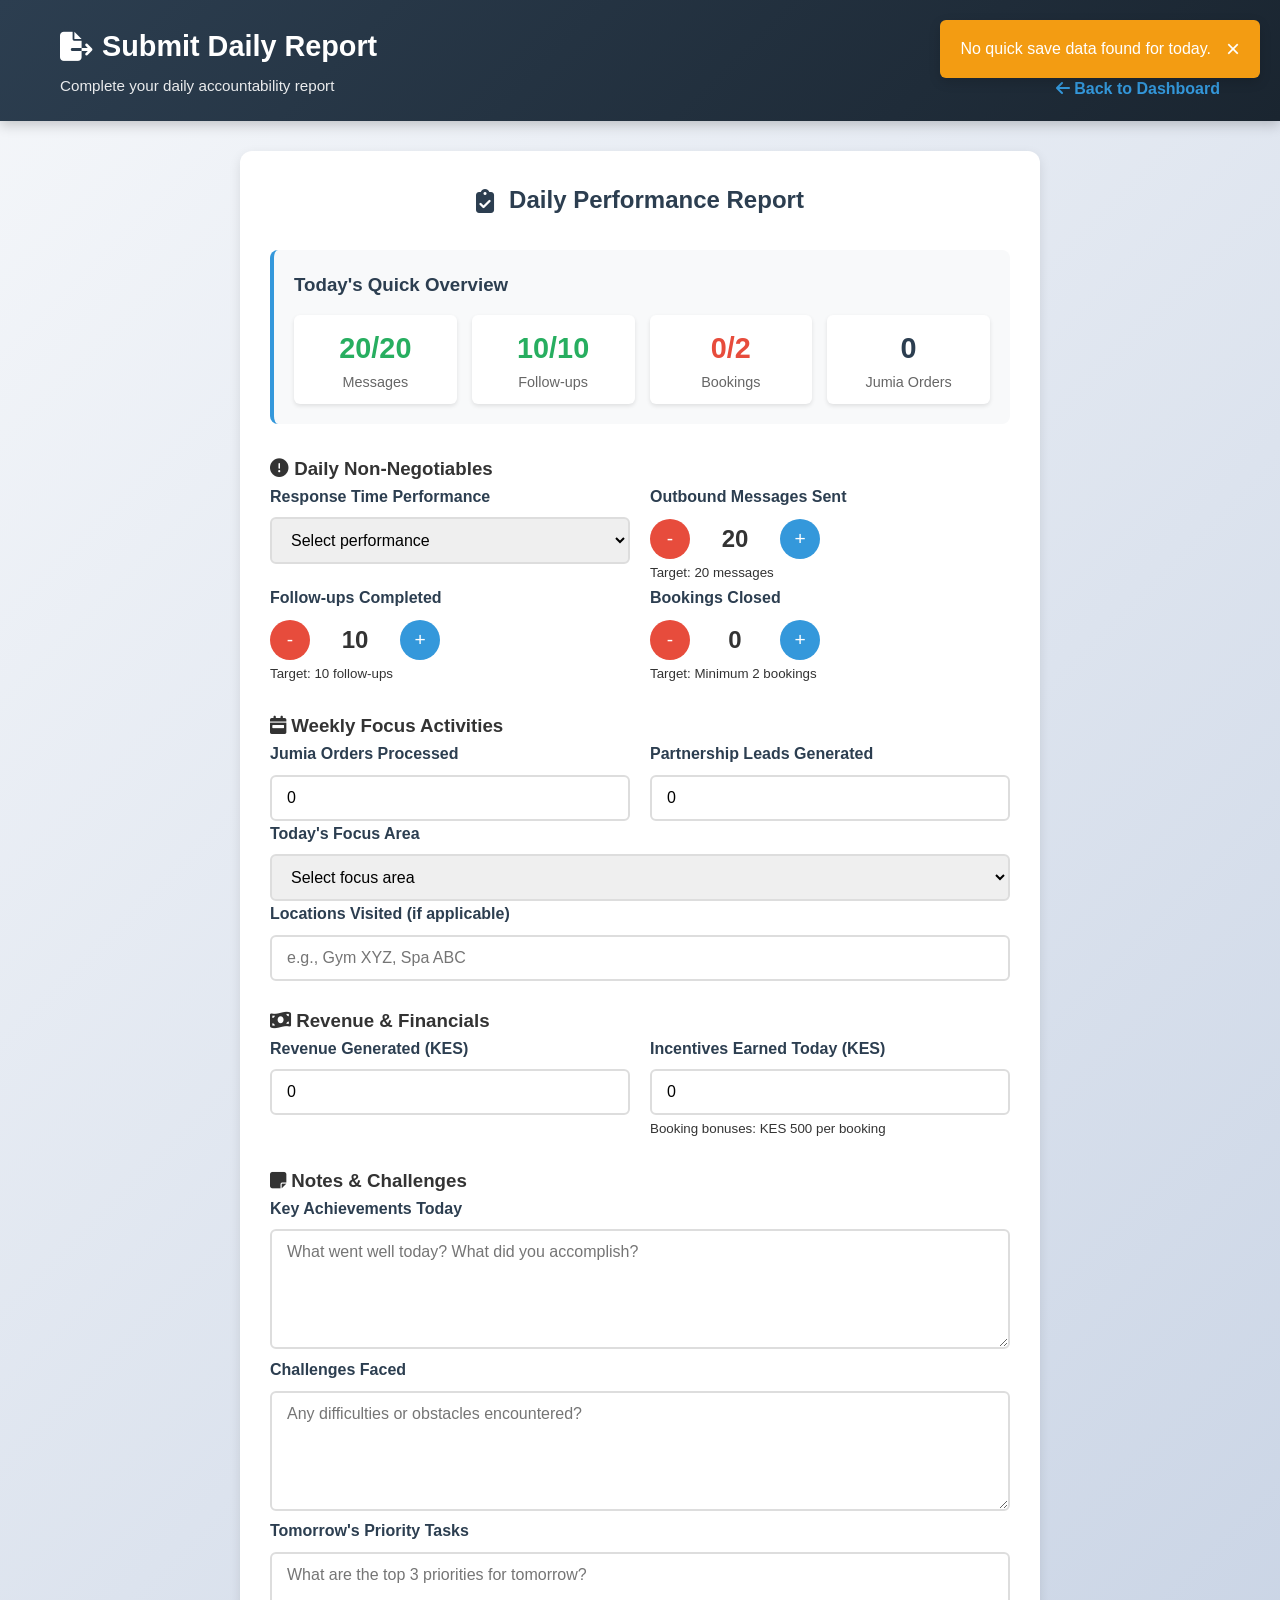
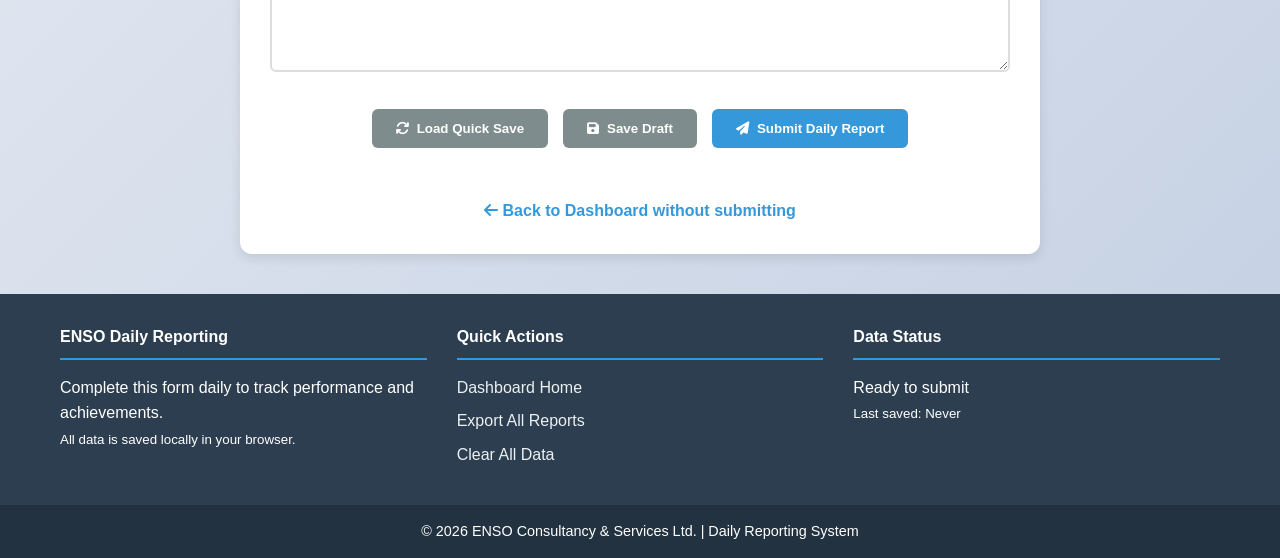
<file: report-form.html>
<!DOCTYPE html>
<html lang="en">
<head>
    <meta charset="UTF-8">
    <meta name="viewport" content="width=device-width, initial-scale=1.0">
    <title>Submit Daily Report - ENSO Dashboard</title>
    <link rel="stylesheet" href="styles.css">
    <link rel="stylesheet" href="https://cdnjs.cloudflare.com/ajax/libs/font-awesome/6.4.0/css/all.min.css">
    <style>
        .form-container {
            max-width: 800px;
            margin: 30px auto;
            background: white;
            border-radius: var(--border-radius);
            padding: 30px;
            box-shadow: var(--shadow);
        }
        
        .form-title {
            color: var(--primary-color);
            margin-bottom: 30px;
            text-align: center;
            display: flex;
            align-items: center;
            justify-content: center;
            gap: 15px;
        }
        
        .form-group {
            margin-bottom: 25px;
        }
        
        .form-label {
            display: block;
            margin-bottom: 8px;
            font-weight: 600;
            color: var(--primary-color);
        }
        
        .form-input, .form-textarea, .form-select {
            width: 100%;
            padding: 12px 15px;
            border: 2px solid #ddd;
            border-radius: 6px;
            font-size: 1rem;
            transition: var(--transition);
        }
        
        .form-input:focus, .form-textarea:focus, .form-select:focus {
            border-color: var(--secondary-color);
            outline: none;
        }
        
        .form-textarea {
            min-height: 120px;
            resize: vertical;
        }
        
        .counter-group {
            display: flex;
            align-items: center;
            gap: 15px;
            margin-top: 10px;
        }
        
        .counter-display {
            font-size: 1.5rem;
            font-weight: bold;
            min-width: 60px;
            text-align: center;
        }
        
        .counter-btn {
            width: 40px;
            height: 40px;
            border-radius: 50%;
            border: none;
            background-color: var(--secondary-color);
            color: white;
            font-size: 1.2rem;
            cursor: pointer;
            transition: var(--transition);
        }
        
        .counter-btn:hover {
            background-color: #2980b9;
            transform: scale(1.1);
        }
        
        .form-row {
            display: grid;
            grid-template-columns: repeat(auto-fit, minmax(300px, 1fr));
            gap: 20px;
        }
        
        .form-actions {
            display: flex;
            gap: 15px;
            justify-content: center;
            margin-top: 30px;
            flex-wrap: wrap;
        }
        
        .back-link {
            display: inline-block;
            margin-top: 20px;
            color: var(--secondary-color);
            text-decoration: none;
            font-weight: 600;
        }
        
        .back-link:hover {
            text-decoration: underline;
        }
        
        .progress-summary {
            background-color: #f8f9fa;
            padding: 20px;
            border-radius: 8px;
            margin-bottom: 30px;
            border-left: 4px solid var(--secondary-color);
        }
        
        .progress-summary h3 {
            margin-bottom: 15px;
            color: var(--primary-color);
        }
        
        .progress-grid {
            display: grid;
            grid-template-columns: repeat(auto-fit, minmax(150px, 1fr));
            gap: 15px;
        }
        
        .progress-item {
            text-align: center;
            padding: 10px;
            background: white;
            border-radius: 6px;
            box-shadow: 0 2px 4px rgba(0,0,0,0.1);
        }
        
        .progress-value {
            font-size: 1.8rem;
            font-weight: bold;
            color: var(--primary-color);
        }
        
        .progress-label {
            font-size: 0.9rem;
            color: #666;
        }
        
        .achieved {
            color: var(--success-color) !important;
        }
        
        .not-achieved {
            color: var(--accent-color) !important;
        }
    </style>
</head>
<body>
    <header>
        <div class="container header-container">
            <div class="logo-section">
                <h1><i class="fas fa-file-export"></i> Submit Daily Report</h1>
                <p>Complete your daily accountability report</p>
            </div>
            <div class="date-indicator">
                <div class="current-date" id="currentDate">Loading...</div>
                <a href="index.html" class="back-link">
                    <i class="fas fa-arrow-left"></i> Back to Dashboard
                </a>
            </div>
        </div>
    </header>
    
    <main class="container">
        <div class="form-container">
            <h2 class="form-title"><i class="fas fa-clipboard-check"></i> Daily Performance Report</h2>
            
            <div class="progress-summary">
                <h3>Today's Quick Overview</h3>
                <div class="progress-grid" id="progressOverview">
                    <!-- Will be populated by JavaScript -->
                </div>
            </div>
            
            <form id="dailyReportForm">
                <!-- Daily Non-Negotiables -->
                <div class="form-group">
                    <h3><i class="fas fa-exclamation-circle"></i> Daily Non-Negotiables</h3>
                    <div class="form-row">
                        <div class="form-item">
                            <label class="form-label">Response Time Performance</label>
                            <select class="form-select" id="responseTime" required>
                                <option value="">Select performance</option>
                                <option value="excellent">Excellent (All within 10 mins)</option>
                                <option value="good">Good (Most within 10 mins)</option>
                                <option value="fair">Fair (Some delays)</option>
                                <option value="poor">Poor (Frequent delays)</option>
                            </select>
                        </div>
                        
                        <div class="form-item">
                            <label class="form-label">Outbound Messages Sent</label>
                            <div class="counter-group">
                                <button type="button" class="counter-btn minus" onclick="adjustFormCounter('messagesSent', -1)">-</button>
                                <div class="counter-display" id="messagesSent">20</div>
                                <button type="button" class="counter-btn plus" onclick="adjustFormCounter('messagesSent', 1)">+</button>
                            </div>
                            <small>Target: 20 messages</small>
                        </div>
                    </div>
                    
                    <div class="form-row">
                        <div class="form-item">
                            <label class="form-label">Follow-ups Completed</label>
                            <div class="counter-group">
                                <button type="button" class="counter-btn minus" onclick="adjustFormCounter('followupsCompleted', -1)">-</button>
                                <div class="counter-display" id="followupsCompleted">10</div>
                                <button type="button" class="counter-btn plus" onclick="adjustFormCounter('followupsCompleted', 1)">+</button>
                            </div>
                            <small>Target: 10 follow-ups</small>
                        </div>
                        
                        <div class="form-item">
                            <label class="form-label">Bookings Closed</label>
                            <div class="counter-group">
                                <button type="button" class="counter-btn minus" onclick="adjustFormCounter('bookingsClosed', -1)">-</button>
                                <div class="counter-display" id="bookingsClosed">0</div>
                                <button type="button" class="counter-btn plus" onclick="adjustFormCounter('bookingsClosed', 1)">+</button>
                            </div>
                            <small>Target: Minimum 2 bookings</small>
                        </div>
                    </div>
                </div>
                
                <!-- Weekly Focus -->
                <div class="form-group">
                    <h3><i class="fas fa-calendar-week"></i> Weekly Focus Activities</h3>
                    <div class="form-row">
                        <div class="form-item">
                            <label class="form-label">Jumia Orders Processed</label>
                            <input type="number" class="form-input" id="jumiaOrders" min="0" value="0" required>
                        </div>
                        
                        <div class="form-item">
                            <label class="form-label">Partnership Leads Generated</label>
                            <input type="number" class="form-input" id="partnershipLeads" min="0" value="0" required>
                        </div>
                    </div>
                    
                    <div class="form-item">
                        <label class="form-label">Today's Focus Area</label>
                        <select class="form-select" id="focusArea" required>
                            <option value="">Select focus area</option>
                            <option value="outreach">Outreach (Partnerships)</option>
                            <option value="jumia">Jumia / Sales</option>
                            <option value="events">Events / Content</option>
                            <option value="mixed">Mixed Activities</option>
                        </select>
                    </div>
                    
                    <div class="form-item">
                        <label class="form-label">Locations Visited (if applicable)</label>
                        <input type="text" class="form-input" id="locationsVisited" placeholder="e.g., Gym XYZ, Spa ABC">
                    </div>
                </div>
                
                <!-- Revenue & Financials -->
                <div class="form-group">
                    <h3><i class="fas fa-money-bill-wave"></i> Revenue & Financials</h3>
                    <div class="form-row">
                        <div class="form-item">
                            <label class="form-label">Revenue Generated (KES)</label>
                            <input type="number" class="form-input" id="revenueGenerated" min="0" value="0" required>
                        </div>
                        
                        <div class="form-item">
                            <label class="form-label">Incentives Earned Today (KES)</label>
                            <input type="number" class="form-input" id="incentivesEarned" min="0" value="0" required>
                            <small>Booking bonuses: KES 500 per booking</small>
                        </div>
                    </div>
                </div>
                
                <!-- Notes & Challenges -->
                <div class="form-group">
                    <h3><i class="fas fa-sticky-note"></i> Notes & Challenges</h3>
                    <div class="form-item">
                        <label class="form-label">Key Achievements Today</label>
                        <textarea class="form-textarea" id="achievements" placeholder="What went well today? What did you accomplish?" required></textarea>
                    </div>
                    
                    <div class="form-item">
                        <label class="form-label">Challenges Faced</label>
                        <textarea class="form-textarea" id="challenges" placeholder="Any difficulties or obstacles encountered?" required></textarea>
                    </div>
                    
                    <div class="form-item">
                        <label class="form-label">Tomorrow's Priority Tasks</label>
                        <textarea class="form-textarea" id="tomorrowPriorities" placeholder="What are the top 3 priorities for tomorrow?" required></textarea>
                    </div>
                </div>
                
                <!-- Form Actions -->
                <div class="form-actions">
                    <button type="button" class="btn btn-secondary" onclick="loadFromQuickSave()">
                        <i class="fas fa-sync"></i> Load Quick Save
                    </button>
                    <button type="button" class="btn btn-secondary" onclick="saveDraft()">
                        <i class="fas fa-save"></i> Save Draft
                    </button>
                    <button type="submit" class="btn btn-primary">
                        <i class="fas fa-paper-plane"></i> Submit Daily Report
                    </button>
                </div>
            </form>
            
            <div style="text-align: center; margin-top: 30px;">
                <a href="index.html" class="back-link">
                    <i class="fas fa-arrow-left"></i> Back to Dashboard without submitting
                </a>
            </div>
        </div>
    </main>
    
    <footer>
        <div class="container footer-content">
            <div class="footer-section">
                <h4>ENSO Daily Reporting</h4>
                <p>Complete this form daily to track performance and achievements.</p>
                <p><small>All data is saved locally in your browser.</small></p>
            </div>
            <div class="footer-section">
                <h4>Quick Actions</h4>
                <ul>
                    <li><a href="index.html">Dashboard Home</a></li>
                    <li><a href="#" onclick="exportReportData()">Export All Reports</a></li>
                    <li><a href="#" onclick="clearAllData()">Clear All Data</a></li>
                </ul>
            </div>
            <div class="footer-section">
                <h4>Data Status</h4>
                <p><span class="status-indicator active" id="formDataStatus"></span> <span id="formStatusText">Ready to submit</span></p>
                <p><small>Last saved: <span id="formLastSaved">Never</span></small></p>
            </div>
        </div>
        <div class="footer-bottom">
            <p>&copy; 2026 ENSO Consultancy & Services Ltd. | Daily Reporting System</p>
        </div>
    </footer>
    
    <!-- Success Modal -->
    <div id="successModal" class="modal">
        <div class="modal-content">
            <span class="close-modal" onclick="closeSuccessModal()">&times;</span>
            <h2><i class="fas fa-check-circle" style="color: #27ae60;"></i> Report Submitted Successfully!</h2>
            <div class="modal-summary">
                <p>Your daily report has been saved successfully.</p>
                <div id="reportSummary"></div>
            </div>
            <div class="modal-actions">
                <button class="btn btn-primary" onclick="location.href='index.html'">
                    <i class="fas fa-tachometer-alt"></i> Return to Dashboard
                </button>
                <button class="btn btn-secondary" onclick="printReport()">
                    <i class="fas fa-print"></i> Print Report
                </button>
            </div>
        </div>
    </div>
    
    <script>
        // Initialize form
        document.addEventListener('DOMContentLoaded', function() {
            // Set current date
            const now = new Date();
            const options = { weekday: 'long', year: 'numeric', month: 'long', day: 'numeric' };
            document.getElementById('currentDate').textContent = now.toLocaleDateString('en-US', options);
            
            // Load any saved draft
            loadDraft();
            
            // Update progress overview
            updateProgressOverview();
            
            // Load data from quick save (if exists)
            loadFromQuickSave();
            
            // Form submission
            document.getElementById('dailyReportForm').addEventListener('submit', function(e) {
                e.preventDefault();
                submitDailyReport();
            });
        });
        
        // Counter adjustment for form
        function adjustFormCounter(elementId, change) {
            const element = document.getElementById(elementId);
            let value = parseInt(element.textContent) + change;
            value = Math.max(0, value);
            
            // Set minimums for targets
            if (elementId === 'messagesSent' && value < 20) value = 20;
            if (elementId === 'followupsCompleted' && value < 10) value = 10;
            
            element.textContent = value;
            updateProgressOverview();
        }
        
        // Update progress overview
        function updateProgressOverview() {
            const messages = parseInt(document.getElementById('messagesSent').textContent);
            const followups = parseInt(document.getElementById('followupsCompleted').textContent);
            const bookings = parseInt(document.getElementById('bookingsClosed').textContent);
            
            const progressGrid = document.getElementById('progressOverview');
            progressGrid.innerHTML = `
                <div class="progress-item">
                    <div class="progress-value ${messages >= 20 ? 'achieved' : 'not-achieved'}">${messages}/20</div>
                    <div class="progress-label">Messages</div>
                </div>
                <div class="progress-item">
                    <div class="progress-value ${followups >= 10 ? 'achieved' : 'not-achieved'}">${followups}/10</div>
                    <div class="progress-label">Follow-ups</div>
                </div>
                <div class="progress-item">
                    <div class="progress-value ${bookings >= 2 ? 'achieved' : 'not-achieved'}">${bookings}/2</div>
                    <div class="progress-label">Bookings</div>
                </div>
                <div class="progress-item">
                    <div class="progress-value">${document.getElementById('jumiaOrders').value}</div>
                    <div class="progress-label">Jumia Orders</div>
                </div>
            `;
        }
        
        // Load data from quick save (localStorage)
        function loadFromQuickSave() {
            const today = new Date().toISOString().split('T')[0];
            const reports = JSON.parse(localStorage.getItem('ensoReports') || '[]');
            const todayReport = reports.find(report => report.date === today);
            
            if (todayReport) {
                document.getElementById('messagesSent').textContent = todayReport.messages || 20;
                document.getElementById('followupsCompleted').textContent = todayReport.followups || 10;
                document.getElementById('bookingsClosed').textContent = todayReport.bookings || 0;
                document.getElementById('jumiaOrders').value = todayReport.jumiaOrders || 0;
                document.getElementById('partnershipLeads').value = todayReport.partnershipLeads || 0;
                
                updateProgressOverview();
                showNotification('Data loaded from quick save!', 'success');
            } else {
                showNotification('No quick save data found for today.', 'warning');
            }
        }
        
        // Save draft to localStorage
        function saveDraft() {
            const formData = getFormData();
            localStorage.setItem('ensoReportDraft', JSON.stringify(formData));
            
            document.getElementById('formLastSaved').textContent = new Date().toLocaleTimeString();
            document.getElementById('formStatusText').textContent = 'Draft saved';
            
            showNotification('Draft saved successfully!', 'success');
        }
        
        // Load draft from localStorage
        function loadDraft() {
            const draft = JSON.parse(localStorage.getItem('ensoReportDraft') || '{}');
            
            if (Object.keys(draft).length > 0) {
                document.getElementById('messagesSent').textContent = draft.messages || 20;
                document.getElementById('followupsCompleted').textContent = draft.followups || 10;
                document.getElementById('bookingsClosed').textContent = draft.bookings || 0;
                document.getElementById('jumiaOrders').value = draft.jumiaOrders || 0;
                document.getElementById('partnershipLeads').value = draft.partnershipLeads || 0;
                document.getElementById('revenueGenerated').value = draft.revenue || 0;
                document.getElementById('incentivesEarned').value = draft.incentives || 0;
                document.getElementById('responseTime').value = draft.responseTime || '';
                document.getElementById('focusArea').value = draft.focusArea || '';
                document.getElementById('locationsVisited').value = draft.locations || '';
                document.getElementById('achievements').value = draft.achievements || '';
                document.getElementById('challenges').value = draft.challenges || '';
                document.getElementById('tomorrowPriorities').value = draft.priorities || '';
                
                document.getElementById('formStatusText').textContent = 'Draft loaded';
                document.getElementById('formLastSaved').textContent = 'Previously saved';
                
                updateProgressOverview();
            }
        }
        
        // Get form data
        function getFormData() {
            return {
                messages: parseInt(document.getElementById('messagesSent').textContent),
                followups: parseInt(document.getElementById('followupsCompleted').textContent),
                bookings: parseInt(document.getElementById('bookingsClosed').textContent),
                jumiaOrders: parseInt(document.getElementById('jumiaOrders').value) || 0,
                partnershipLeads: parseInt(document.getElementById('partnershipLeads').value) || 0,
                revenue: parseInt(document.getElementById('revenueGenerated').value) || 0,
                incentives: parseInt(document.getElementById('incentivesEarned').value) || 0,
                responseTime: document.getElementById('responseTime').value,
                focusArea: document.getElementById('focusArea').value,
                locations: document.getElementById('locationsVisited').value,
                achievements: document.getElementById('achievements').value,
                challenges: document.getElementById('challenges').value,
                priorities: document.getElementById('tomorrowPriorities').value,
                timestamp: new Date().toISOString()
            };
        }
        
        // Submit daily report
        function submitDailyReport() {
            const formData = getFormData();
            const today = new Date().toISOString().split('T')[0];
            
            // Create report object
            const report = {
                date: today,
                ...formData,
                submittedAt: new Date().toISOString()
            };
            
            // Get existing reports
            let reports = JSON.parse(localStorage.getItem('ensoFullReports') || '[]');
            
            // Check if today's report already exists
            const existingIndex = reports.findIndex(r => r.date === today);
            if (existingIndex >= 0) {
                reports[existingIndex] = report;
            } else {
                reports.push(report);
            }
            
            // Save to localStorage
            localStorage.setItem('ensoFullReports', JSON.stringify(reports));
            
            // Also update quick save data
            let quickReports = JSON.parse(localStorage.getItem('ensoReports') || '[]');
            const quickReportIndex = quickReports.findIndex(r => r.date === today);
            
            const quickData = {
                date: today,
                bookings: report.bookings,
                messages: report.messages,
                followups: report.followups,
                jumiaOrders: report.jumiaOrders,
                partnershipLeads: report.partnershipLeads,
                timestamp: new Date().toISOString()
            };
            
            if (quickReportIndex >= 0) {
                quickReports[quickReportIndex] = quickData;
            } else {
                quickReports.push(quickData);
            }
            
            localStorage.setItem('ensoReports', JSON.stringify(quickReports));
            
            // Clear draft
            localStorage.removeItem('ensoReportDraft');
            
            // Show success modal
            showSuccessModal(report);
        }
        
        // Show success modal
        function showSuccessModal(report) {
            const summary = document.getElementById('reportSummary');
            const score = calculateReportScore(report);
            
            summary.innerHTML = `
                <div class="summary-grid">
                    <div class="summary-metric">
                        <span class="metric-label">Performance Score</span>
                        <span class="metric-value ${score >= 80 ? 'achieved' : ''}">${score}%</span>
                    </div>
                    <div class="summary-metric">
                        <span class="metric-label">Bookings Closed</span>
                        <span class="metric-value ${report.bookings >= 2 ? 'achieved' : ''}">${report.bookings}/2</span>
                    </div>
                    <div class="summary-metric">
                        <span class="metric-label">Revenue Generated</span>
                        <span class="metric-value">KES ${report.revenue.toLocaleString()}</span>
                    </div>
                    <div class="summary-metric">
                        <span class="metric-label">Incentives Earned</span>
                        <span class="metric-value">KES ${report.incentives.toLocaleString()}</span>
                    </div>
                </div>
                <p style="margin-top: 15px;">Report saved for ${new Date().toLocaleDateString()}</p>
            `;
            
            document.getElementById('successModal').style.display = 'flex';
        }
        
        function closeSuccessModal() {
            document.getElementById('successModal').style.display = 'none';
        }
        
        // Calculate report score
        function calculateReportScore(report) {
            let score = 0;
            
            // Bookings (40 points)
            score += Math.min((report.bookings / 2) * 40, 40);
            
            // Messages (30 points)
            score += Math.min((report.messages / 20) * 30, 30);
            
            // Follow-ups (20 points)
            score += Math.min((report.followups / 10) * 20, 20);
            
            // Response time (10 points)
            if (report.responseTime === 'excellent') score += 10;
            else if (report.responseTime === 'good') score += 7;
            else if (report.responseTime === 'fair') score += 4;
            
            return Math.round(score);
        }
        
        // Export all report data
        function exportReportData() {
            const fullReports = JSON.parse(localStorage.getItem('ensoFullReports') || '[]');
            const quickReports = JSON.parse(localStorage.getItem('ensoReports') || '[]');
            
            const exportData = {
                fullReports: fullReports,
                quickReports: quickReports,
                exportedAt: new Date().toISOString()
            };
            
            const dataStr = JSON.stringify(exportData, null, 2);
            const dataUri = 'data:application/json;charset=utf-8,'+ encodeURIComponent(dataStr);
            
            const exportFileDefaultName = `enso-full-reports-${new Date().toISOString().split('T')[0]}.json`;
            
            const linkElement = document.createElement('a');
            linkElement.setAttribute('href', dataUri);
            linkElement.setAttribute('download', exportFileDefaultName);
            linkElement.click();
        }
        
        // Clear all data
        function clearAllData() {
            if (confirm('Are you sure you want to clear ALL report data? This action cannot be undone.')) {
                localStorage.removeItem('ensoReports');
                localStorage.removeItem('ensoFullReports');
                localStorage.removeItem('ensoReportDraft');
                
                // Reset form
                document.getElementById('dailyReportForm').reset();
                document.getElementById('messagesSent').textContent = '20';
                document.getElementById('followupsCompleted').textContent = '10';
                document.getElementById('bookingsClosed').textContent = '0';
                
                updateProgressOverview();
                showNotification('All data has been cleared.', 'success');
            }
        }
        
        // Print report
        function printReport() {
            window.print();
        }
        
        // Show notification
        function showNotification(message, type = 'info') {
            // Create notification element
            const notification = document.createElement('div');
            notification.className = `notification ${type}`;
            notification.innerHTML = `
                <span>${message}</span>
                <button onclick="this.parentElement.remove()">&times;</button>
            `;
            
            // Add styles if not already added
            if (!document.querySelector('#notification-styles')) {
                const style = document.createElement('style');
                style.id = 'notification-styles';
                style.textContent = `
                    .notification {
                        position: fixed;
                        top: 20px;
                        right: 20px;
                        padding: 15px 20px;
                        border-radius: 6px;
                        color: white;
                        z-index: 1000;
                        display: flex;
                        justify-content: space-between;
                        align-items: center;
                        min-width: 300px;
                        max-width: 400px;
                        box-shadow: 0 4px 12px rgba(0,0,0,0.15);
                        animation: slideIn 0.3s ease;
                    }
                    .notification.success { background-color: #27ae60; }
                    .notification.warning { background-color: #f39c12; }
                    .notification.info { background-color: #3498db; }
                    .notification button {
                        background: none;
                        border: none;
                        color: white;
                        font-size: 1.5rem;
                        cursor: pointer;
                        padding: 0 0 0 15px;
                    }
                    @keyframes slideIn {
                        from { transform: translateX(100%); opacity: 0; }
                        to { transform: translateX(0); opacity: 1; }
                    }
                `;
                document.head.appendChild(style);
            }
            
            document.body.appendChild(notification);
            
            // Auto-remove after 5 seconds
            setTimeout(() => {
                if (notification.parentElement) {
                    notification.remove();
                }
            }, 5000);
        }
        
        // Update form inputs to trigger progress update
        document.querySelectorAll('input, select, textarea').forEach(element => {
            element.addEventListener('change', updateProgressOverview);
            element.addEventListener('input', updateProgressOverview);
        });
    </script>
</body>
</html>
</file>
<file: styles.css>
:root {
    --primary-color: #2c3e50;
    --secondary-color: #3498db;
    --accent-color: #e74c3c;
    --success-color: #27ae60;
    --warning-color: #f39c12;
    --light-color: #ecf0f1;
    --dark-color: #2c3e50;
    --shadow: 0 4px 12px rgba(0, 0, 0, 0.1);
    --border-radius: 12px;
    --transition: all 0.3s ease;
}

* {
    margin: 0;
    padding: 0;
    box-sizing: border-box;
    font-family: 'Segoe UI', Tahoma, Geneva, Verdana, sans-serif;
}

body {
    background: linear-gradient(135deg, #f5f7fa 0%, #c3cfe2 100%);
    color: #333;
    line-height: 1.6;
    min-height: 100vh;
}

.container {
    max-width: 1200px;
    margin: 0 auto;
    padding: 0 20px;
}

/* Header */
header {
    background: linear-gradient(135deg, var(--primary-color), #1a2530);
    color: white;
    padding-bottom: 0;
    box-shadow: 0 4px 12px rgba(0, 0, 0, 0.2);
}

.header-container {
    display: flex;
    justify-content: space-between;
    align-items: center;
    padding: 20px;
}

.logo-section h1 {
    font-size: 1.8rem;
    margin-bottom: 5px;
    display: flex;
    align-items: center;
    gap: 10px;
}

.logo-section p {
    opacity: 0.9;
    font-size: 0.95rem;
}

.date-indicator {
    text-align: right;
}

.current-date {
    font-size: 1.2rem;
    font-weight: bold;
    margin-bottom: 5px;
}

.performance-badge .badge {
    background-color: var(--success-color);
    color: white;
    padding: 8px 16px;
    border-radius: 20px;
    font-size: 1.4rem;
    font-weight: bold;
}

/* Navigation */
.main-nav {
    background-color: rgba(255, 255, 255, 0.1);
    backdrop-filter: blur(10px);
}

.main-nav ul {
    display: flex;
    list-style: none;
    padding: 0;
    margin: 0;
    overflow-x: auto;
}

.main-nav li {
    flex: 1;
    min-width: fit-content;
}

.main-nav a {
    display: block;
    color: white;
    text-decoration: none;
    padding: 15px 20px;
    text-align: center;
    transition: var(--transition);
    border-bottom: 3px solid transparent;
}

.main-nav a:hover, .main-nav a.active {
    background-color: rgba(255, 255, 255, 0.1);
    border-bottom-color: var(--secondary-color);
}

.nav-highlight {
    background-color: var(--success-color) !important;
    font-weight: bold;
}

/* Quick Stats */
.quick-stats {
    margin: 30px 0;
}

.section-title {
    color: var(--primary-color);
    margin-bottom: 20px;
    padding-bottom: 10px;
    border-bottom: 2px solid var(--secondary-color);
    display: flex;
    align-items: center;
    gap: 10px;
}

.stats-grid {
    display: grid;
    grid-template-columns: repeat(auto-fit, minmax(250px, 1fr));
    gap: 20px;
    margin-bottom: 30px;
}

.stat-card {
    background: white;
    border-radius: var(--border-radius);
    padding: 20px;
    box-shadow: var(--shadow);
    display: flex;
    align-items: center;
    gap: 20px;
    transition: var(--transition);
}

.stat-card:hover {
    transform: translateY(-5px);
    box-shadow: 0 8px 16px rgba(0, 0, 0, 0.15);
}

.stat-icon {
    font-size: 2.5rem;
    color: var(--secondary-color);
}

.stat-content h3 {
    color: var(--primary-color);
    margin-bottom: 10px;
    font-size: 1.1rem;
}

.stat-value {
    font-size: 2rem;
    font-weight: bold;
    color: var(--dark-color);
}

.stat-progress {
    margin-top: 10px;
}

.progress-bar {
    height: 8px;
    background-color: #eee;
    border-radius: 4px;
    overflow: hidden;
    margin-bottom: 5px;
}

.progress-fill {
    height: 100%;
    background-color: var(--success-color);
    width: 0%;
    transition: width 1s ease;
}

.stat-target {
    font-size: 0.9rem;
    color: #666;
}

/* Charts */
.charts-section {
    display: grid;
    grid-template-columns: repeat(auto-fit, minmax(500px, 1fr));
    gap: 20px;
    margin: 30px 0;
}

.chart-card {
    background: white;
    border-radius: var(--border-radius);
    padding: 20px;
    box-shadow: var(--shadow);
}

.chart-card h3 {
    color: var(--primary-color);
    margin-bottom: 15px;
    display: flex;
    align-items: center;
    gap: 10px;
}

/* Requirements */
.requirements-grid {
    display: grid;
    grid-template-columns: repeat(auto-fit, minmax(300px, 1fr));
    gap: 20px;
    margin: 25px 0;
}

.requirement-card {
    background: white;
    border-radius: var(--border-radius);
    padding: 20px;
    box-shadow: var(--shadow);
    transition: var(--transition);
}

.requirement-card:hover {
    transform: translateY(-3px);
    box-shadow: 0 6px 12px rgba(0, 0, 0, 0.1);
}

.req-icon {
    font-size: 2rem;
    color: var(--secondary-color);
    margin-bottom: 15px;
}

.req-content h3 {
    color: var(--primary-color);
    margin-bottom: 10px;
}

.req-status {
    display: flex;
    align-items: center;
    gap: 10px;
    margin-top: 15px;
}

.status-indicator {
    width: 12px;
    height: 12px;
    border-radius: 50%;
    background-color: #ccc;
}

.status-indicator.active {
    background-color: var(--success-color);
}

.status-indicator.inactive {
    background-color: var(--accent-color);
}

.slider {
    width: 100%;
    margin: 15px 0;
}

.slider-labels {
    display: flex;
    justify-content: space-between;
    font-size: 0.9rem;
    color: #666;
}

.counter-controls {
    display: flex;
    align-items: center;
    justify-content: center;
    gap: 15px;
    margin-top: 15px;
}

.counter-btn {
    width: 40px;
    height: 40px;
    border-radius: 50%;
    border: none;
    background-color: var(--secondary-color);
    color: white;
    font-size: 1.2rem;
    cursor: pointer;
    transition: var(--transition);
}

.counter-btn:hover {
    background-color: #2980b9;
    transform: scale(1.1);
}

.counter-btn.minus {
    background-color: var(--accent-color);
}

.counter-value {
    font-size: 2rem;
    font-weight: bold;
    min-width: 50px;
    text-align: center;
}

.report-actions {
    display: flex;
    gap: 15px;
    margin-top: 30px;
    flex-wrap: wrap;
}

.btn {
    padding: 12px 24px;
    border: none;
    border-radius: 6px;
    font-weight: bold;
    cursor: pointer;
    display: inline-flex;
    align-items: center;
    gap: 8px;
    transition: var(--transition);
}

.btn-primary {
    background-color: var(--secondary-color);
    color: white;
}

.btn-secondary {
    background-color: #7f8c8d;
    color: white;
}

.btn-success {
    background-color: var(--success-color);
    color: white;
}

.btn:hover {
    transform: translateY(-2px);
    box-shadow: 0 4px 8px rgba(0, 0, 0, 0.2);
}

/* Reports Container */
.reports-container {
    background: white;
    border-radius: var(--border-radius);
    padding: 20px;
    box-shadow: var(--shadow);
    min-height: 200px;
}

.empty-state {
    text-align: center;
    padding: 40px;
    color: #7f8c8d;
}

.empty-state i {
    margin-bottom: 20px;
    color: #bdc3c7;
}

/* Week Schedule */
.week-schedule {
    display: grid;
    grid-template-columns: repeat(auto-fit, minmax(150px, 1fr));
    gap: 15px;
    margin-top: 20px;
}

.day-card {
    background: white;
    border-radius: var(--border-radius);
    overflow: hidden;
    box-shadow: var(--shadow);
}

.day-header {
    color: white;
    padding: 10px;
    text-align: center;
    font-weight: bold;
}

.monday { background-color: #3498db; }
.tuesday { background-color: #9b59b6; }
.wednesday { background-color: #2ecc71; }
.thursday { background-color: #f1c40f; color: #333; }
.friday { background-color: #e67e22; }
.saturday { background-color: #e74c3c; }

.day-content {
    padding: 15px;
}

.day-content h4 {
    color: var(--primary-color);
    margin-bottom: 10px;
}

.day-content ul {
    padding-left: 20px;
    font-size: 0.9rem;
}

/* Agreement Grid */
.agreement-grid {
    display: grid;
    grid-template-columns: repeat(auto-fit, minmax(300px, 1fr));
    gap: 20px;
    margin-top: 20px;
}

.agreement-card {
    background: white;
    border-radius: var(--border-radius);
    padding: 20px;
    box-shadow: var(--shadow);
}

.agreement-card h3 {
    color: var(--primary-color);
    margin-bottom: 15px;
    display: flex;
    align-items: center;
    gap: 10px;
}

.agreement-card p {
    margin-bottom: 8px;
    padding-bottom: 8px;
    border-bottom: 1px solid #eee;
}

/* Key Rule Banner */
.key-rule-banner {
    background: linear-gradient(135deg, #ffeaa7, #fdcb6e);
    border-radius: var(--border-radius);
    padding: 20px;
    margin: 30px 0;
    border: 3px solid #f39c12;
}

.key-rule-content {
    display: flex;
    align-items: center;
    justify-content: center;
    gap: 20px;
    text-align: center;
}

.key-rule-content i {
    font-size: 2.5rem;
    color: #d35400;
}

.key-rule-content h3 {
    color: #d35400;
    margin-bottom: 5px;
}

.key-rule-content p {
    font-size: 1.2rem;
    font-weight: bold;
    color: #333;
}

/* Footer */
footer {
    background-color: var(--primary-color);
    color: white;
    margin-top: 40px;
    padding-top: 30px;
}

.footer-content {
    display: grid;
    grid-template-columns: repeat(auto-fit, minmax(250px, 1fr));
    gap: 30px;
    padding-bottom: 30px;
}

.footer-section h4 {
    color: white;
    margin-bottom: 15px;
    border-bottom: 2px solid var(--secondary-color);
    padding-bottom: 8px;
}

.footer-section ul {
    list-style: none;
}

.footer-section ul li {
    margin-bottom: 8px;
}

.footer-section a {
    color: #ecf0f1;
    text-decoration: none;
    transition: var(--transition);
}

.footer-section a:hover {
    color: var(--secondary-color);
}

.footer-bottom {
    background-color: rgba(0, 0, 0, 0.2);
    padding: 15px;
    text-align: center;
    font-size: 0.9rem;
}

/* Modal */
.modal {
    display: none;
    position: fixed;
    z-index: 1000;
    left: 0;
    top: 0;
    width: 100%;
    height: 100%;
    background-color: rgba(0, 0, 0, 0.5);
    align-items: center;
    justify-content: center;
}

.modal-content {
    background-color: white;
    padding: 30px;
    border-radius: var(--border-radius);
    width: 90%;
    max-width: 500px;
    box-shadow: 0 4px 20px rgba(0, 0, 0, 0.3);
}

.close-modal {
    float: right;
    font-size: 28px;
    cursor: pointer;
    color: #aaa;
}

.close-modal:hover {
    color: #000;
}

.modal-summary {
    margin: 20px 0;
    padding: 20px;
    background-color: #f8f9fa;
    border-radius: 8px;
}

.modal-actions {
    display: flex;
    gap: 10px;
    justify-content: flex-end;
}

/* Responsive */
@media (max-width: 768px) {
    .header-container {
        flex-direction: column;
        text-align: center;
        gap: 15px;
    }
    
    .charts-section {
        grid-template-columns: 1fr;
    }
    
    .stats-grid, .requirements-grid {
        grid-template-columns: 1fr;
    }
    
    .report-actions {
        flex-direction: column;
    }
    
    .btn {
        width: 100%;
        justify-content: center;
    }
    
    .main-nav ul {
        flex-wrap: wrap;
    }
    /* PWA Install Button */
.install-btn {
    background: linear-gradient(135deg, #27ae60, #2ecc71);
    color: white;
    border: none;
    padding: 8px 15px;
    border-radius: 20px;
    cursor: pointer;
    font-weight: bold;
    display: flex;
    align-items: center;
    gap: 8px;
    transition: var(--transition);
}

.install-btn:hover {
    transform: translateY(-2px);
    box-shadow: 0 4px 8px rgba(0,0,0,0.2);
}

/* Lock Status */
.lock-status {
    background-color: rgba(255,255,255,0.1);
    padding: 8px 15px;
    border-radius: 20px;
    font-size: 0.9rem;
    display: flex;
    align-items: center;
    gap: 8px;
}

.lock-status.locked {
    background-color: rgba(231, 76, 60, 0.2);
    color: #ff6b6b;
}

.lock-status i {
    font-size: 1rem;
}

/* Admin Navigation */
.nav-lock {
    background-color: rgba(231, 76, 60, 0.2) !important;
    color: #e74c3c !important;
}

.nav-lock:hover {
    background-color: rgba(231, 76, 60, 0.3) !important;
}

/* Bonus Report Styles */
.bonus-card {
    background: linear-gradient(135deg, #f8f9fa, #e9ecef);
    border-radius: var(--border-radius);
    padding: 25px;
    margin-bottom: 20px;
    box-shadow: var(--shadow);
    border-left: 5px solid #f39c12;
}

.bonus-summary {
    display: grid;
    grid-template-columns: repeat(auto-fit, minmax(200px, 1fr));
    gap: 20px;
    margin: 20px 0;
}

.bonus-item {
    background: white;
    padding: 20px;
    border-radius: 8px;
    text-align: center;
    box-shadow: 0 2px 5px rgba(0,0,0,0.1);
}

.bonus-value {
    font-size: 2rem;
    font-weight: bold;
    color: #27ae60;
    margin: 10px 0;
}

.bonus-label {
    color: #666;
    font-size: 0.9rem;
}

.download-btn {
    background: linear-gradient(135deg, #3498db, #2980b9);
    color: white;
    border: none;
    padding: 12px 25px;
    border-radius: 8px;
    cursor: pointer;
    font-weight: bold;
    display: inline-flex;
    align-items: center;
    gap: 10px;
    transition: var(--transition);
    margin: 10px 5px;
}

.download-btn:hover {
    transform: translateY(-2px);
    box-shadow: 0 4px 12px rgba(0,0,0,0.2);
}

.download-btn.pdf {
    background: linear-gradient(135deg, #e74c3c, #c0392b);
}

.download-btn.excel {
    background: linear-gradient(135deg, #27ae60, #219653);
}

/* Admin Lock Page */
.admin-container {
    max-width: 500px;
    margin: 50px auto;
    background: white;
    border-radius: var(--border-radius);
    padding: 30px;
    box-shadow: var(--shadow);
}

.admin-header {
    text-align: center;
    margin-bottom: 30px;
    color: var(--primary-color);
}

.admin-header i {
    font-size: 3rem;
    color: #e74c3c;
    margin-bottom: 15px;
}

.password-input {
    width: 100%;
    padding: 15px;
    border: 2px solid #ddd;
    border-radius: 8px;
    font-size: 1.1rem;
    margin-bottom: 20px;
    transition: var(--transition);
}

.password-input:focus {
    border-color: var(--secondary-color);
    outline: none;
}

.admin-actions {
    display: flex;
    gap: 15px;
    justify-content: center;
    margin-top: 30px;
}

.btn-lock {
    background: linear-gradient(135deg, #e74c3c, #c0392b);
    color: white;
    border: none;
    padding: 15px 30px;
    border-radius: 8px;
    cursor: pointer;
    font-weight: bold;
    display: flex;
    align-items: center;
    gap: 10px;
    transition: var(--transition);
}

.btn-unlock {
    background: linear-gradient(135deg, #27ae60, #219653);
    color: white;
    border: none;
    padding: 15px 30px;
    border-radius: 8px;
    cursor: pointer;
    font-weight: bold;
    display: flex;
    align-items: center;
    gap: 10px;
    transition: var(--transition);
}

.btn-lock:hover, .btn-unlock:hover {
    transform: translateY(-2px);
    box-shadow: 0 4px 12px rgba(0,0,0,0.2);
}

/* Toast Notification */
.toast {
    position: fixed;
    bottom: 20px;
    right: 20px;
    background: #333;
    color: white;
    padding: 15px 20px;
    border-radius: 8px;
    z-index: 1000;
    display: flex;
    align-items: center;
    gap: 10px;
    box-shadow: 0 4px 12px rgba(0,0,0,0.3);
    animation: slideUp 0.3s ease;
}

@keyframes slideUp {
    from { transform: translateY(100%); opacity: 0; }
    to { transform: translateY(0); opacity: 1; }
}

/* Offline Indicator */
.offline-indicator {
    position: fixed;
    top: 0;
    left: 0;
    right: 0;
    background: #e74c3c;
    color: white;
    text-align: center;
    padding: 10px;
    z-index: 1000;
    display: none;
}

/* App Install Prompt */
.install-prompt {
    position: fixed;
    bottom: 20px;
    left: 20px;
    right: 20px;
    background: white;
    border-radius: var(--border-radius);
    padding: 20px;
    box-shadow: 0 4px 20px rgba(0,0,0,0.3);
    z-index: 1000;
    display: none;
    align-items: center;
    gap: 15px;
}

.install-prompt-content {
    flex: 1;
}

.install-prompt-actions {
    display: flex;
    gap: 10px;
}

/* Print Styles */
@media print {
    .no-print {
        display: none !important;
    }
    
    body {
        background: white !important;
        color: black !important;
    }
    
    .bonus-card {
        box-shadow: none !important;
        border: 1px solid #ddd !important;
    }
}

}
</file>
